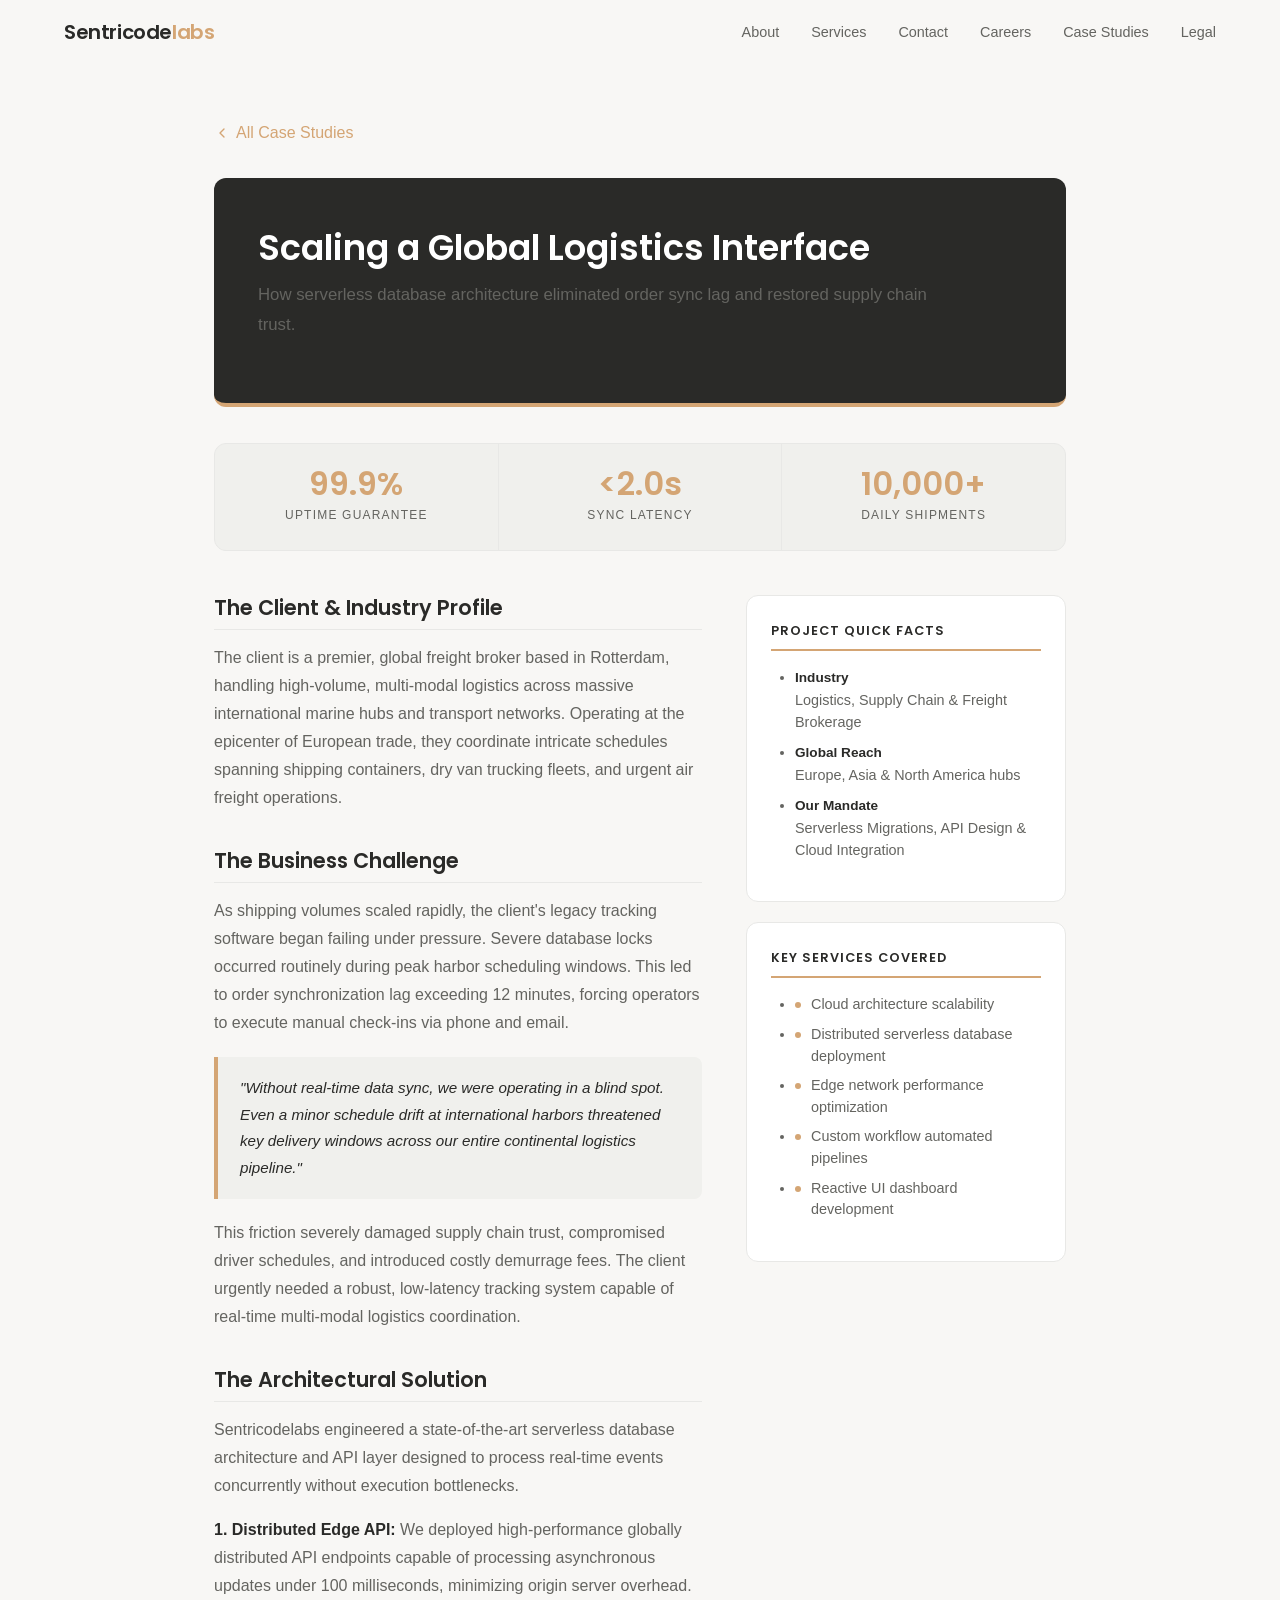
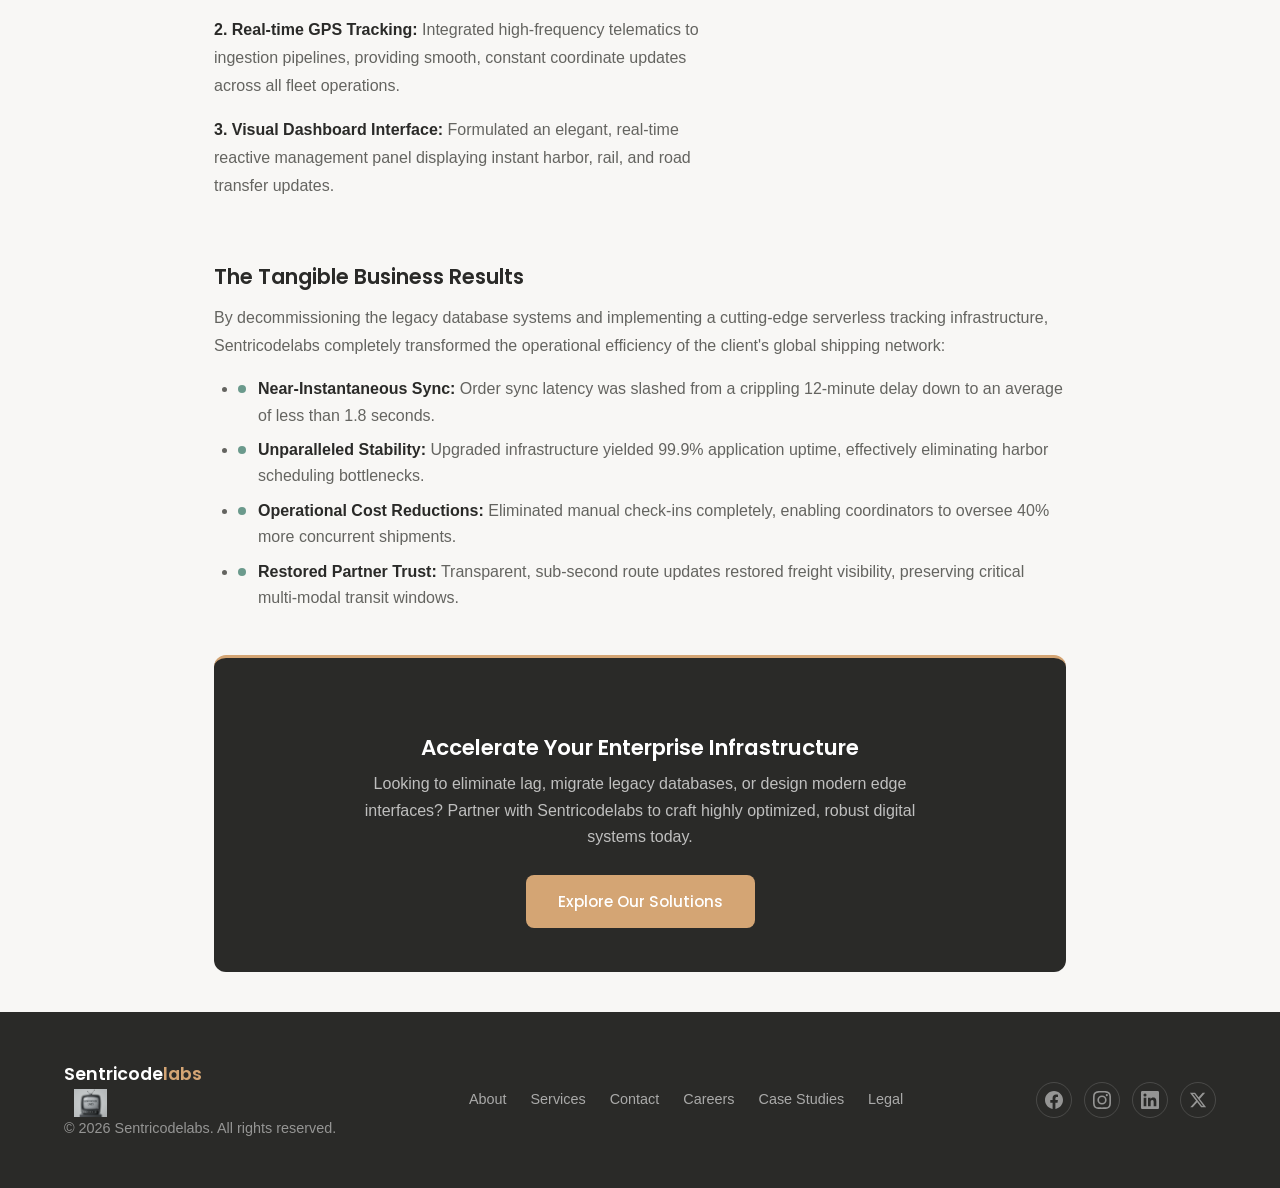
<file: case-study-casho.html>
<!DOCTYPE html>
<html lang="en">
<head>
  <meta charset="UTF-8">
  <meta name="viewport" content="width=device-width, initial-scale=1.0">
  <title>Case Study: Scaling a Global Logistics Interface | Sentricodelabs</title>
  <meta name="description" content="How Sentricodelabs eliminated order sync lag and restored supply chain trust with serverless database architecture for a global freight broker.">
  <link rel="preconnect" href="https://fonts.googleapis.com">
  <link rel="preconnect" href="https://fonts.gstatic.com" crossorigin>
  <link href="https://fonts.googleapis.com/css2?family=Poppins:wght@500;600;700&display=swap" rel="stylesheet">
  <link rel="stylesheet" href="css/style.css">
  <link rel="icon" type="image/png" href="images/sentricode%20logo.png">
</head>
<body>

  <header class="header scrolled" role="banner">
    <div class="header-inner">
      <a href="/" class="logo" aria-label="Sentricodelabs Home">Sentricode<span>labs</span></a>
      <nav class="nav" role="navigation" aria-label="Main navigation">
        <a href="/#about">About</a>
        <a href="/#services">Services</a>
        <a href="/#contact">Contact</a>
        <a href="careers.html">Careers</a>
        <a href="casestudies.html" class="active">Case Studies</a>
        <a href="privacy.html">Legal</a>
      </nav>
      <button class="nav-toggle" aria-label="Toggle menu" aria-expanded="false">
        <svg width="24" height="24" viewBox="0 0 24 24" fill="none" stroke="currentColor" stroke-width="2">
          <line x1="3" y1="6" x2="21" y2="6"/><line x1="3" y1="12" x2="21" y2="12"/><line x1="3" y1="18" x2="21" y2="18"/>
        </svg>
      </button>
    </div>
  </header>

  <main class="cs-detail">
    <div class="container page-content">
      <a href="casestudies.html" class="page-back">
        <svg width="16" height="16" viewBox="0 0 24 24" fill="none" stroke="currentColor" stroke-width="2" stroke-linecap="round" stroke-linejoin="round"><polyline points="15 18 9 12 15 6"/></svg>
        All Case Studies
      </a>

      <div class="cs-banner">
        <h1>Scaling a Global Logistics Interface</h1>
        <p class="cs-banner-sub">How serverless database architecture eliminated order sync lag and restored supply chain trust.</p>
      </div>

      <div class="cs-metrics">
        <div class="cs-metric">
          <div class="cs-metric-value">99.9%</div>
          <div class="cs-metric-label">Uptime Guarantee</div>
        </div>
        <div class="cs-metric">
          <div class="cs-metric-value">&lt;2.0s</div>
          <div class="cs-metric-label">Sync Latency</div>
        </div>
        <div class="cs-metric">
          <div class="cs-metric-value">10,000+</div>
          <div class="cs-metric-label">Daily Shipments</div>
        </div>
      </div>

      <div class="cs-layout">
        <div class="cs-main">
          <h2>The Client &amp; Industry Profile</h2>
          <p>The client is a premier, global freight broker based in Rotterdam, handling high-volume, multi-modal logistics across massive international marine hubs and transport networks. Operating at the epicenter of European trade, they coordinate intricate schedules spanning shipping containers, dry van trucking fleets, and urgent air freight operations.</p>

          <h2>The Business Challenge</h2>
          <p>As shipping volumes scaled rapidly, the client's legacy tracking software began failing under pressure. Severe database locks occurred routinely during peak harbor scheduling windows. This led to order synchronization lag exceeding 12 minutes, forcing operators to execute manual check-ins via phone and email.</p>

          <div class="cs-highlight">
            <p>"Without real-time data sync, we were operating in a blind spot. Even a minor schedule drift at international harbors threatened key delivery windows across our entire continental logistics pipeline."</p>
          </div>

          <p>This friction severely damaged supply chain trust, compromised driver schedules, and introduced costly demurrage fees. The client urgently needed a robust, low-latency tracking system capable of real-time multi-modal logistics coordination.</p>

          <h2>The Architectural Solution</h2>
          <p>Sentricodelabs engineered a state-of-the-art serverless database architecture and API layer designed to process real-time events concurrently without execution bottlenecks.</p>

          <p><strong>1. Distributed Edge API:</strong> We deployed high-performance globally distributed API endpoints capable of processing asynchronous updates under 100 milliseconds, minimizing origin server overhead.</p>

          <p><strong>2. Real-time GPS Tracking:</strong> Integrated high-frequency telematics to ingestion pipelines, providing smooth, constant coordinate updates across all fleet operations.</p>

          <p><strong>3. Visual Dashboard Interface:</strong> Formulated an elegant, real-time reactive management panel displaying instant harbor, rail, and road transfer updates.</p>
        </div>

        <aside>
          <div class="cs-sidebar-card">
            <div class="cs-sidebar-title">Project Quick Facts</div>
            <ul class="cs-facts-list">
              <li>
                <strong>Industry</strong>
                Logistics, Supply Chain &amp; Freight Brokerage
              </li>
              <li>
                <strong>Global Reach</strong>
                Europe, Asia &amp; North America hubs
              </li>
              <li>
                <strong>Our Mandate</strong>
                Serverless Migrations, API Design &amp; Cloud Integration
              </li>
            </ul>
          </div>

          <div class="cs-sidebar-card">
            <div class="cs-sidebar-title">Key Services Covered</div>
            <ul class="cs-services-list">
              <li>Cloud architecture scalability</li>
              <li>Distributed serverless database deployment</li>
              <li>Edge network performance optimization</li>
              <li>Custom workflow automated pipelines</li>
              <li>Reactive UI dashboard development</li>
            </ul>
          </div>
        </aside>
      </div>

      <div class="cs-results">
        <h2>The Tangible Business Results</h2>
        <p>By decommissioning the legacy database systems and implementing a cutting-edge serverless tracking infrastructure, Sentricodelabs completely transformed the operational efficiency of the client's global shipping network:</p>
        <ul class="cs-results-list">
          <li><strong>Near-Instantaneous Sync:</strong> Order sync latency was slashed from a crippling 12-minute delay down to an average of less than 1.8 seconds.</li>
          <li><strong>Unparalleled Stability:</strong> Upgraded infrastructure yielded 99.9% application uptime, effectively eliminating harbor scheduling bottlenecks.</li>
          <li><strong>Operational Cost Reductions:</strong> Eliminated manual check-ins completely, enabling coordinators to oversee 40% more concurrent shipments.</li>
          <li><strong>Restored Partner Trust:</strong> Transparent, sub-second route updates restored freight visibility, preserving critical multi-modal transit windows.</li>
        </ul>
      </div>

      <div class="cs-cta">
        <h3>Accelerate Your Enterprise Infrastructure</h3>
        <p>Looking to eliminate lag, migrate legacy databases, or design modern edge interfaces? Partner with Sentricodelabs to craft highly optimized, robust digital systems today.</p>
        <a href="/#contact" class="btn btn-primary">Explore Our Solutions</a>
      </div>
    </div>
  </main>

  <footer class="footer" role="contentinfo">
    <div class="container">
      <div class="footer-inner">
        <div>
          <div class="footer-logo">Sentricode<span>labs</span></div>
          <img src="images/sentricode%20logo.png" alt="" class="footer-logo-img" aria-hidden="true">
          <p>&copy; 2026 Sentricodelabs. All rights reserved.</p>
        </div>
        <div class="footer-links">
          <a href="/#about">About</a>
          <a href="/#services">Services</a>
          <a href="/#contact">Contact</a>
          <a href="careers.html">Careers</a>
          <a href="casestudies.html">Case Studies</a>
          <a href="privacy.html">Legal</a>
        </div>
        <div class="footer-social">
          <a href="https://www.facebook.com/profile.php?id=61592112773432" target="_blank" rel="noopener noreferrer" aria-label="Facebook">
            <svg width="18" height="18" viewBox="0 0 24 24" fill="currentColor"><path d="M24 12.073c0-6.627-5.373-12-12-12s-12 5.373-12 12c0 5.99 4.388 10.954 10.125 11.854v-8.385H7.078v-3.47h3.047V9.43c0-3.007 1.792-4.669 4.533-4.669 1.312 0 2.686.235 2.686.235v2.953H15.83c-1.491 0-1.956.925-1.956 1.874v2.25h3.328l-.532 3.47h-2.796v8.385C19.612 23.027 24 18.062 24 12.073z"/></svg>
          </a>
          <a href="https://www.instagram.com/sentricodelabs" target="_blank" rel="noopener noreferrer" aria-label="Instagram">
            <svg width="18" height="18" viewBox="0 0 24 24" fill="currentColor"><path d="M12 2.163c3.204 0 3.584.012 4.85.07 3.252.148 4.771 1.691 4.919 4.919.058 1.265.069 1.645.069 4.849 0 3.205-.012 3.584-.069 4.849-.149 3.225-1.664 4.771-4.919 4.919-1.266.058-1.644.07-4.85.07-3.204 0-3.584-.012-4.849-.07-3.26-.149-4.771-1.699-4.919-4.92-.058-1.265-.07-1.644-.07-4.849 0-3.204.013-3.583.07-4.849.149-3.227 1.664-4.771 4.919-4.919 1.266-.057 1.645-.069 4.849-.069zM12 0C8.741 0 8.333.014 7.053.072 2.695.272.273 2.69.073 7.052.014 8.333 0 8.741 0 12c0 3.259.014 3.668.072 4.948.2 4.358 2.618 6.78 6.98 6.98C8.333 23.986 8.741 24 12 24c3.259 0 3.668-.014 4.948-.072 4.354-.2 6.782-2.618 6.979-6.98.059-1.28.073-1.689.073-4.948 0-3.259-.014-3.667-.072-4.947-.196-4.354-2.617-6.78-6.979-6.98C15.668.014 15.259 0 12 0zm0 5.838a6.162 6.162 0 100 12.324 6.162 6.162 0 000-12.324zM12 16a4 4 0 110-8 4 4 0 010 8zm6.406-11.845a1.44 1.44 0 100 2.881 1.44 1.44 0 000-2.881z"/></svg>
          </a>
          <a href="https://www.linkedin.com/company/sentricodelabs" target="_blank" rel="noopener noreferrer" aria-label="LinkedIn">
            <svg width="18" height="18" viewBox="0 0 24 24" fill="currentColor"><path d="M20.447 20.452h-3.554v-5.569c0-1.328-.027-3.037-1.852-3.037-1.853 0-2.136 1.445-2.136 2.939v5.667H9.351V9h3.414v1.561h.046c.477-.9 1.637-1.85 3.37-1.85 3.601 0 4.267 2.37 4.267 5.455v6.286zM5.337 7.433a2.062 2.062 0 01-2.063-2.065 2.064 2.064 0 112.063 2.065zm1.782 13.019H3.555V9h3.564v11.452zM22.225 0H1.771C.792 0 0 .774 0 1.729v20.542C0 23.227.792 24 1.771 24h20.451C23.2 24 24 23.227 24 22.271V1.729C24 .774 23.2 0 22.222 0h.003z"/></svg>
          </a>
          <a href="https://x.com/sentricodelabs" target="_blank" rel="noopener noreferrer" aria-label="Twitter">
            <svg width="18" height="18" viewBox="0 0 24 24" fill="currentColor"><path d="M18.244 2.25h3.308l-7.227 8.26 8.502 11.24H16.17l-5.214-6.817L4.99 21.75H1.68l7.73-8.835L1.254 2.25H8.08l4.713 6.231zm-1.161 17.52h1.833L7.084 4.126H5.117z"/></svg>
          </a>
        </div>
      </div>
    </div>
  </footer>

  <script src="js/main.js"></script>
</body>
</html>
</file>
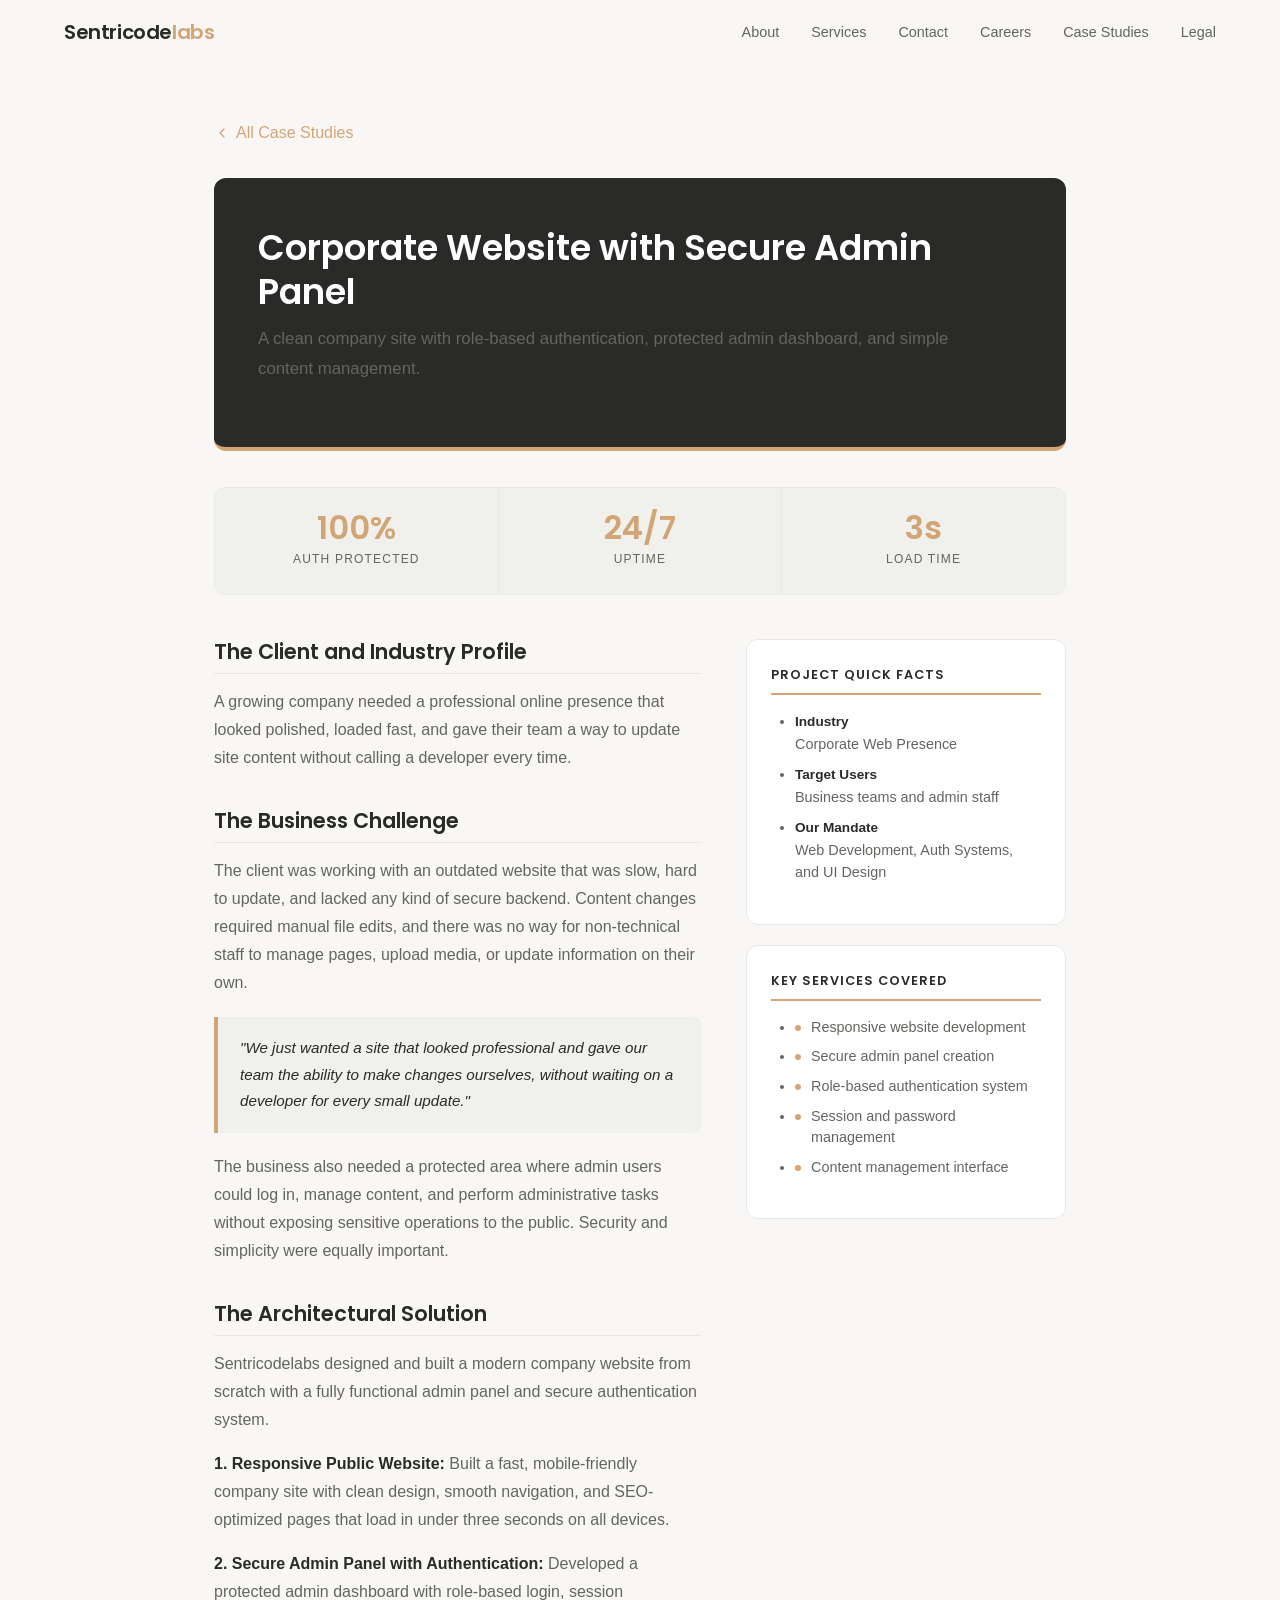
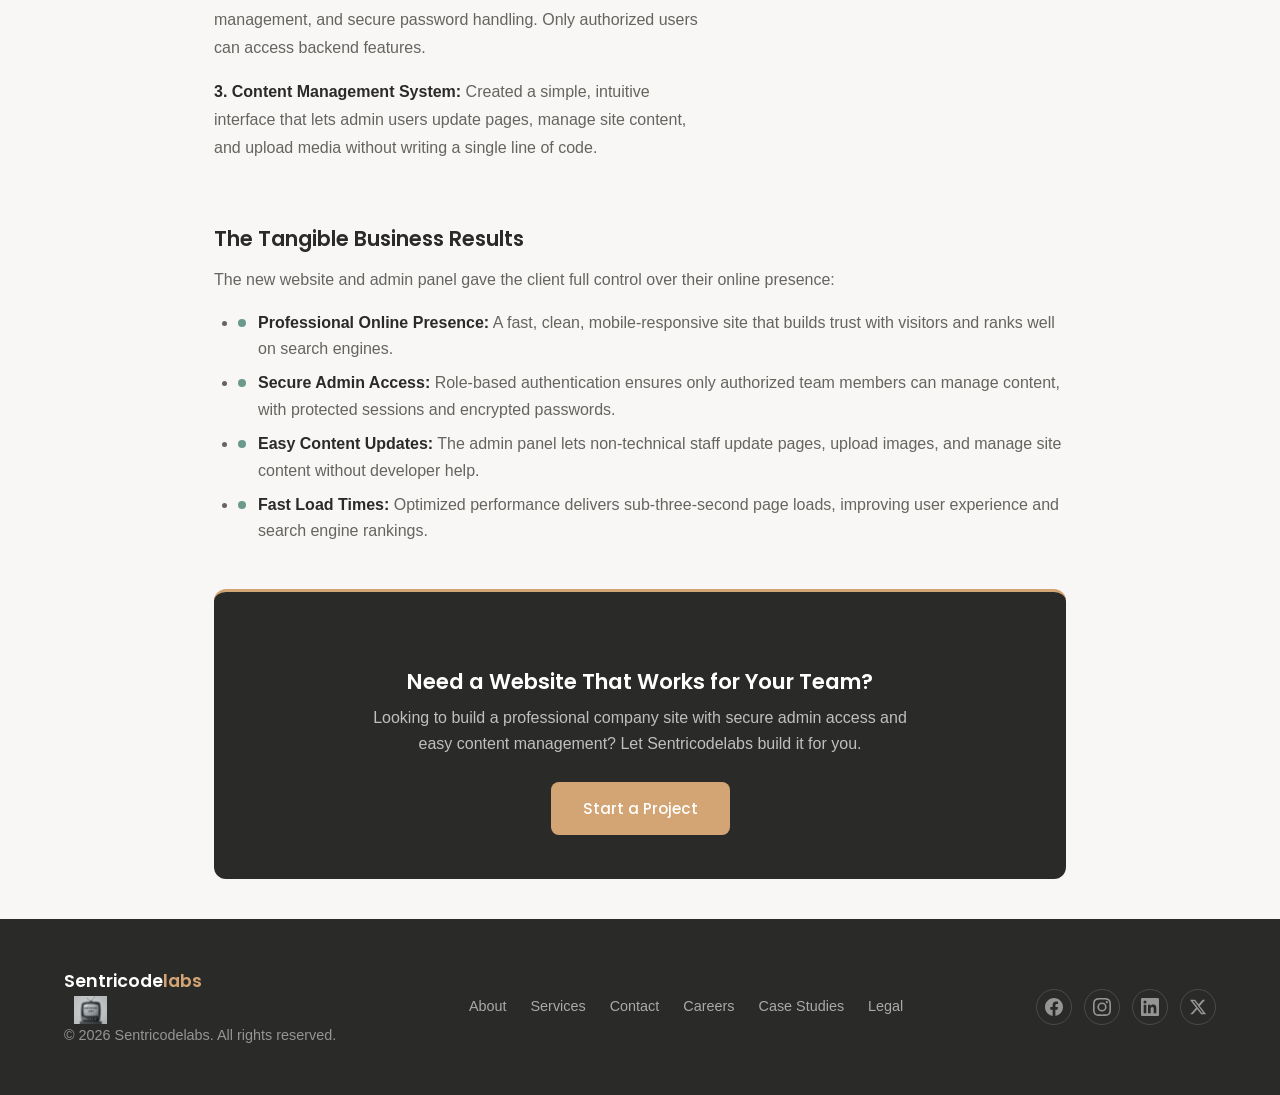
<file: case-study-truebooks.html>
<!DOCTYPE html>
<html lang="en">
<head>
  <meta charset="UTF-8">
  <meta name="viewport" content="width=device-width, initial-scale=1.0">
  <title>Case Study: Corporate Website with Secure Admin Panel | Sentricodelabs</title>
  <meta name="description" content="How Sentricodelabs built a clean company website with secure admin panel, role-based authentication, and easy content management for a growing business.">
  <link rel="preconnect" href="https://fonts.googleapis.com">
  <link rel="preconnect" href="https://fonts.gstatic.com" crossorigin>
  <link href="https://fonts.googleapis.com/css2?family=Poppins:wght@500;600;700&display=swap" rel="stylesheet">
  <link rel="stylesheet" href="css/style.css">
  <link rel="icon" type="image/png" href="images/sentricode%20logo.png">
</head>
<body>

  <header class="header scrolled" role="banner">
    <div class="header-inner">
      <a href="/" class="logo" aria-label="Sentricodelabs Home">Sentricode<span>labs</span></a>
      <nav class="nav" role="navigation" aria-label="Main navigation">
        <a href="/#about">About</a>
        <a href="/#services">Services</a>
        <a href="/#contact">Contact</a>
        <a href="careers.html">Careers</a>
        <a href="casestudies.html" class="active">Case Studies</a>
        <a href="privacy.html">Legal</a>
      </nav>
      <button class="nav-toggle" aria-label="Toggle menu" aria-expanded="false">
        <svg width="24" height="24" viewBox="0 0 24 24" fill="none" stroke="currentColor" stroke-width="2">
          <line x1="3" y1="6" x2="21" y2="6"/><line x1="3" y1="12" x2="21" y2="12"/><line x1="3" y1="18" x2="21" y2="18"/>
        </svg>
      </button>
    </div>
  </header>

  <main class="cs-detail">
    <div class="container page-content">
      <a href="casestudies.html" class="page-back">
        <svg width="16" height="16" viewBox="0 0 24 24" fill="none" stroke="currentColor" stroke-width="2" stroke-linecap="round" stroke-linejoin="round"><polyline points="15 18 9 12 15 6"/></svg>
        All Case Studies
      </a>

      <div class="cs-banner">
        <h1>Corporate Website with Secure Admin Panel</h1>
        <p class="cs-banner-sub">A clean company site with role-based authentication, protected admin dashboard, and simple content management.</p>
      </div>

      <div class="cs-metrics">
        <div class="cs-metric">
          <div class="cs-metric-value">100%</div>
          <div class="cs-metric-label">Auth Protected</div>
        </div>
        <div class="cs-metric">
          <div class="cs-metric-value">24/7</div>
          <div class="cs-metric-label">Uptime</div>
        </div>
        <div class="cs-metric">
          <div class="cs-metric-value">3s</div>
          <div class="cs-metric-label">Load Time</div>
        </div>
      </div>

      <div class="cs-layout">
        <div class="cs-main">
          <h2>The Client and Industry Profile</h2>
          <p>A growing company needed a professional online presence that looked polished, loaded fast, and gave their team a way to update site content without calling a developer every time.</p>

          <h2>The Business Challenge</h2>
          <p>The client was working with an outdated website that was slow, hard to update, and lacked any kind of secure backend. Content changes required manual file edits, and there was no way for non-technical staff to manage pages, upload media, or update information on their own.</p>

          <div class="cs-highlight">
            <p>"We just wanted a site that looked professional and gave our team the ability to make changes ourselves, without waiting on a developer for every small update."</p>
          </div>

          <p>The business also needed a protected area where admin users could log in, manage content, and perform administrative tasks without exposing sensitive operations to the public. Security and simplicity were equally important.</p>

          <h2>The Architectural Solution</h2>
          <p>Sentricodelabs designed and built a modern company website from scratch with a fully functional admin panel and secure authentication system.</p>

          <p><strong>1. Responsive Public Website:</strong> Built a fast, mobile-friendly company site with clean design, smooth navigation, and SEO-optimized pages that load in under three seconds on all devices.</p>

          <p><strong>2. Secure Admin Panel with Authentication:</strong> Developed a protected admin dashboard with role-based login, session management, and secure password handling. Only authorized users can access backend features.</p>

          <p><strong>3. Content Management System:</strong> Created a simple, intuitive interface that lets admin users update pages, manage site content, and upload media without writing a single line of code.</p>
        </div>

        <aside>
          <div class="cs-sidebar-card">
            <div class="cs-sidebar-title">Project Quick Facts</div>
            <ul class="cs-facts-list">
              <li>
                <strong>Industry</strong>
                Corporate Web Presence
              </li>
              <li>
                <strong>Target Users</strong>
                Business teams and admin staff
              </li>
              <li>
                <strong>Our Mandate</strong>
                Web Development, Auth Systems, and UI Design
              </li>
            </ul>
          </div>

          <div class="cs-sidebar-card">
            <div class="cs-sidebar-title">Key Services Covered</div>
            <ul class="cs-services-list">
              <li>Responsive website development</li>
              <li>Secure admin panel creation</li>
              <li>Role-based authentication system</li>
              <li>Session and password management</li>
              <li>Content management interface</li>
            </ul>
          </div>
        </aside>
      </div>

      <div class="cs-results">
        <h2>The Tangible Business Results</h2>
        <p>The new website and admin panel gave the client full control over their online presence:</p>
        <ul class="cs-results-list">
          <li><strong>Professional Online Presence:</strong> A fast, clean, mobile-responsive site that builds trust with visitors and ranks well on search engines.</li>
          <li><strong>Secure Admin Access:</strong> Role-based authentication ensures only authorized team members can manage content, with protected sessions and encrypted passwords.</li>
          <li><strong>Easy Content Updates:</strong> The admin panel lets non-technical staff update pages, upload images, and manage site content without developer help.</li>
          <li><strong>Fast Load Times:</strong> Optimized performance delivers sub-three-second page loads, improving user experience and search engine rankings.</li>
        </ul>
      </div>

      <div class="cs-cta">
        <h3>Need a Website That Works for Your Team?</h3>
        <p>Looking to build a professional company site with secure admin access and easy content management? Let Sentricodelabs build it for you.</p>
        <a href="/#contact" class="btn btn-primary">Start a Project</a>
      </div>
    </div>
  </main>

  <footer class="footer" role="contentinfo">
    <div class="container">
      <div class="footer-inner">
        <div>
          <div class="footer-logo">Sentricode<span>labs</span></div>
          <img src="images/sentricode%20logo.png" alt="" class="footer-logo-img" aria-hidden="true">
          <p>&copy; 2026 Sentricodelabs. All rights reserved.</p>
        </div>
        <div class="footer-links">
          <a href="/#about">About</a>
          <a href="/#services">Services</a>
          <a href="/#contact">Contact</a>
          <a href="careers.html">Careers</a>
          <a href="casestudies.html">Case Studies</a>
          <a href="privacy.html">Legal</a>
        </div>
        <div class="footer-social">
          <a href="https://www.facebook.com/profile.php?id=61592112773432" target="_blank" rel="noopener noreferrer" aria-label="Facebook">
            <svg width="18" height="18" viewBox="0 0 24 24" fill="currentColor"><path d="M24 12.073c0-6.627-5.373-12-12-12s-12 5.373-12 12c0 5.99 4.388 10.954 10.125 11.854v-8.385H7.078v-3.47h3.047V9.43c0-3.007 1.792-4.669 4.533-4.669 1.312 0 2.686.235 2.686.235v2.953H15.83c-1.491 0-1.956.925-1.956 1.874v2.25h3.328l-.532 3.47h-2.796v8.385C19.612 23.027 24 18.062 24 12.073z"/></svg>
          </a>
          <a href="https://www.instagram.com/sentricodelabs" target="_blank" rel="noopener noreferrer" aria-label="Instagram">
            <svg width="18" height="18" viewBox="0 0 24 24" fill="currentColor"><path d="M12 2.163c3.204 0 3.584.012 4.85.07 3.252.148 4.771 1.691 4.919 4.919.058 1.265.069 1.645.069 4.849 0 3.205-.012 3.584-.069 4.849-.149 3.225-1.664 4.771-4.919 4.919-1.266.058-1.644.07-4.85.07-3.204 0-3.584-.012-4.849-.07-3.26-.149-4.771-1.699-4.919-4.92-.058-1.265-.07-1.644-.07-4.849 0-3.204.013-3.583.07-4.849.149-3.227 1.664-4.771 4.919-4.919 1.266-.057 1.645-.069 4.849-.069zM12 0C8.741 0 8.333.014 7.053.072 2.695.272.273 2.69.073 7.052.014 8.333 0 8.741 0 12c0 3.259.014 3.668.072 4.948.2 4.358 2.618 6.78 6.98 6.98C8.333 23.986 8.741 24 12 24c3.259 0 3.668-.014 4.948-.072 4.354-.2 6.782-2.618 6.979-6.98.059-1.28.073-1.689.073-4.948 0-3.259-.014-3.667-.072-4.947-.196-4.354-2.617-6.78-6.979-6.98C15.668.014 15.259 0 12 0zm0 5.838a6.162 6.162 0 100 12.324 6.162 6.162 0 000-12.324zM12 16a4 4 0 110-8 4 4 0 010 8zm6.406-11.845a1.44 1.44 0 100 2.881 1.44 1.44 0 000-2.881z"/></svg>
          </a>
          <a href="https://www.linkedin.com/company/sentricodelabs" target="_blank" rel="noopener noreferrer" aria-label="LinkedIn">
            <svg width="18" height="18" viewBox="0 0 24 24" fill="currentColor"><path d="M20.447 20.452h-3.554v-5.569c0-1.328-.027-3.037-1.852-3.037-1.853 0-2.136 1.445-2.136 2.939v5.667H9.351V9h3.414v1.561h.046c.477-.9 1.637-1.85 3.37-1.85 3.601 0 4.267 2.37 4.267 5.455v6.286zM5.337 7.433a2.062 2.062 0 01-2.063-2.065 2.064 2.064 0 112.063 2.065zm1.782 13.019H3.555V9h3.564v11.452zM22.225 0H1.771C.792 0 0 .774 0 1.729v20.542C0 23.227.792 24 1.771 24h20.451C23.2 24 24 23.227 24 22.271V1.729C24 .774 23.2 0 22.222 0h.003z"/></svg>
          </a>
          <a href="https://x.com/sentricodelabs" target="_blank" rel="noopener noreferrer" aria-label="Twitter">
            <svg width="18" height="18" viewBox="0 0 24 24" fill="currentColor"><path d="M18.244 2.25h3.308l-7.227 8.26 8.502 11.24H16.17l-5.214-6.817L4.99 21.75H1.68l7.73-8.835L1.254 2.25H8.08l4.713 6.231zm-1.161 17.52h1.833L7.084 4.126H5.117z"/></svg>
          </a>
        </div>
      </div>
    </div>
  </footer>

  <script src="js/main.js"></script>
</body>
</html>
</file>
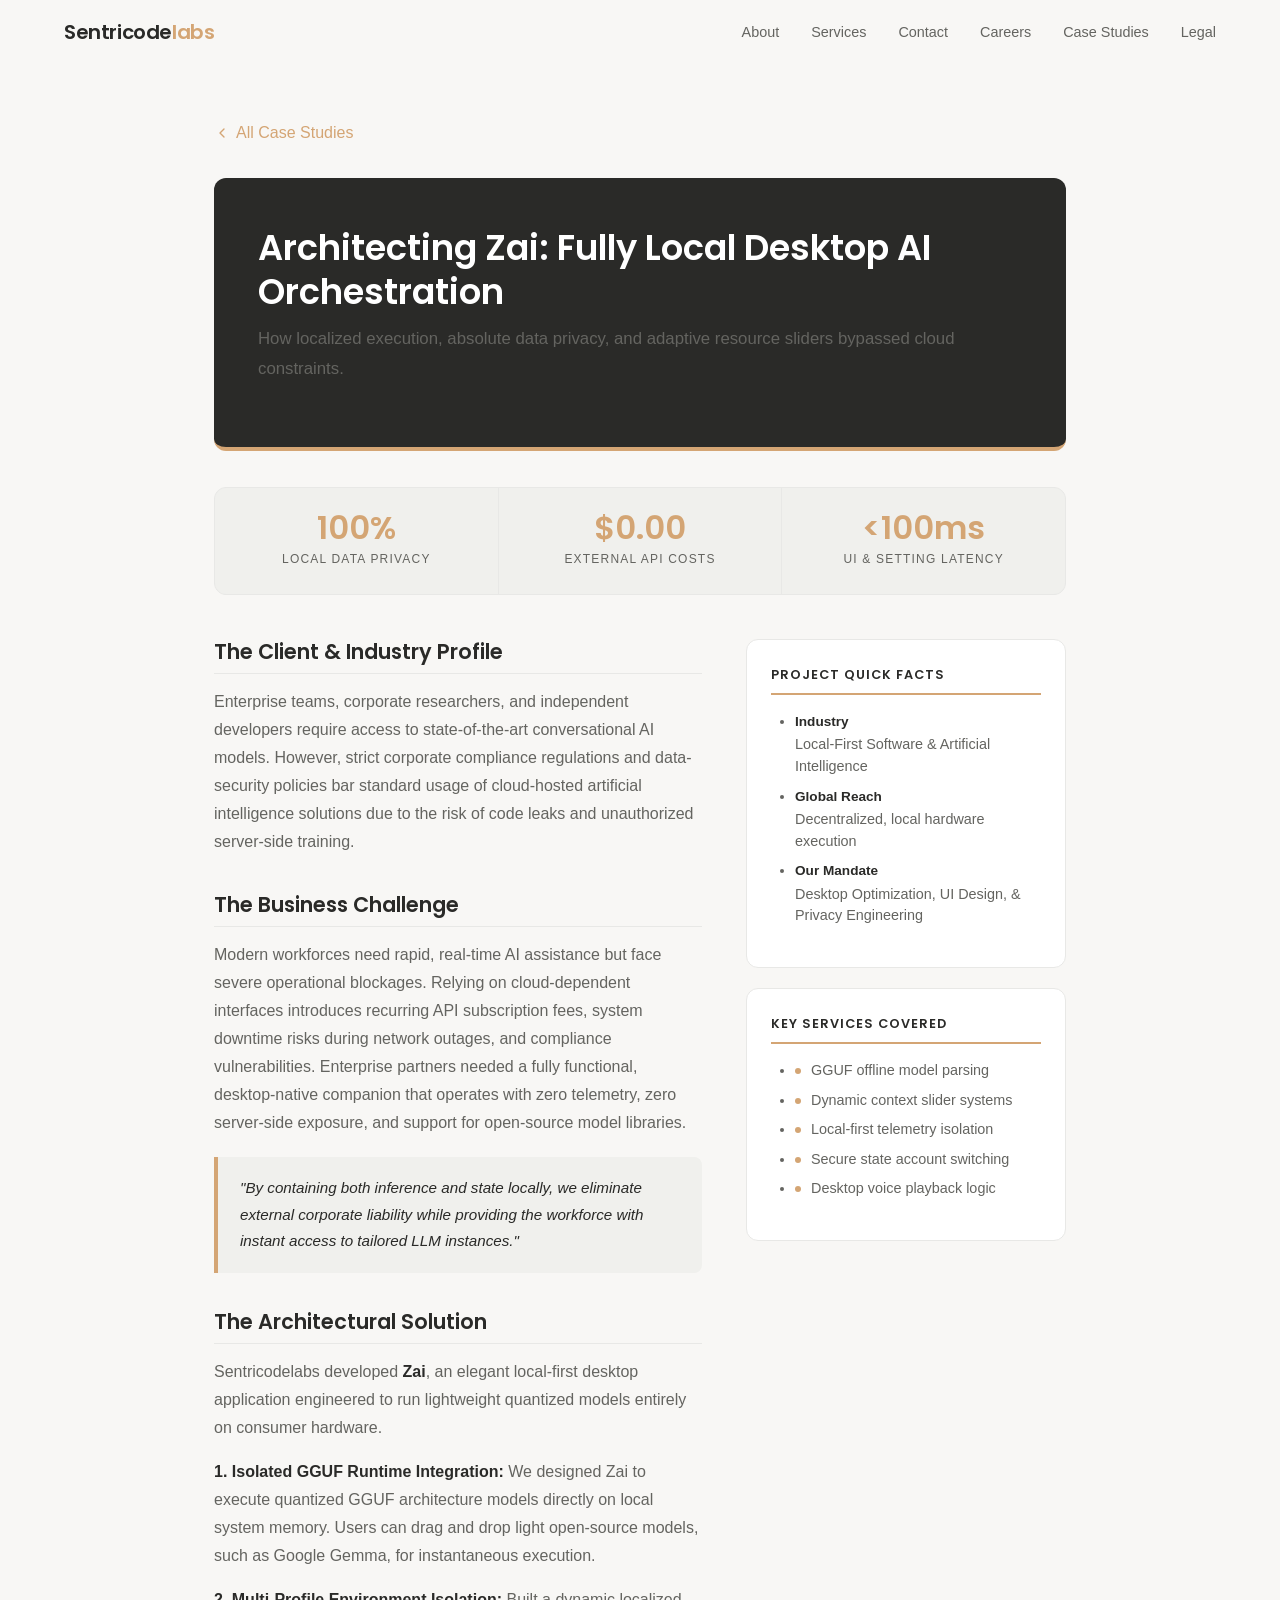
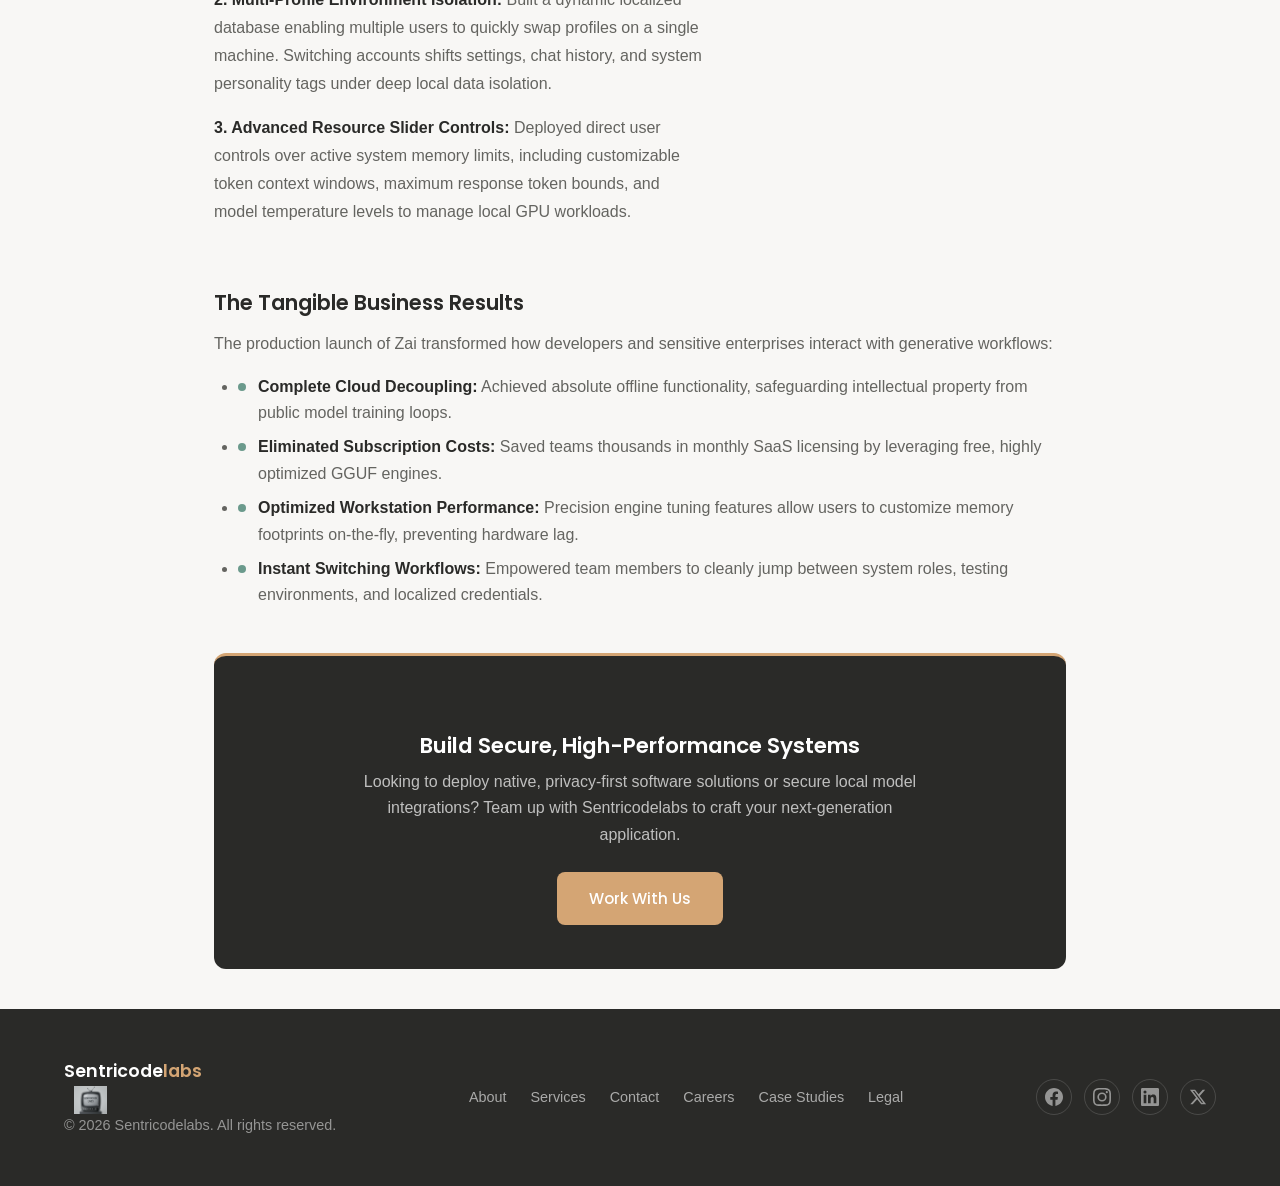
<file: case-study-zai.html>
<!DOCTYPE html>
<html lang="en">
<head>
  <meta charset="UTF-8">
  <meta name="viewport" content="width=device-width, initial-scale=1.0">
  <title>Case Study: Architecting Zai, Local Desktop AI | Sentricodelabs</title>
  <meta name="description" content="How Sentricodelabs built Zai, a fully local desktop AI orchestration app with zero cloud dependency and absolute data privacy.">
  <link rel="preconnect" href="https://fonts.googleapis.com">
  <link rel="preconnect" href="https://fonts.gstatic.com" crossorigin>
  <link href="https://fonts.googleapis.com/css2?family=Poppins:wght@500;600;700&display=swap" rel="stylesheet">
  <link rel="stylesheet" href="css/style.css">
  <link rel="icon" type="image/png" href="images/sentricode%20logo.png">
</head>
<body>

  <header class="header scrolled" role="banner">
    <div class="header-inner">
      <a href="/" class="logo" aria-label="Sentricodelabs Home">Sentricode<span>labs</span></a>
      <nav class="nav" role="navigation" aria-label="Main navigation">
        <a href="/#about">About</a>
        <a href="/#services">Services</a>
        <a href="/#contact">Contact</a>
        <a href="careers.html">Careers</a>
        <a href="casestudies.html" class="active">Case Studies</a>
        <a href="privacy.html">Legal</a>
      </nav>
      <button class="nav-toggle" aria-label="Toggle menu" aria-expanded="false">
        <svg width="24" height="24" viewBox="0 0 24 24" fill="none" stroke="currentColor" stroke-width="2">
          <line x1="3" y1="6" x2="21" y2="6"/><line x1="3" y1="12" x2="21" y2="12"/><line x1="3" y1="18" x2="21" y2="18"/>
        </svg>
      </button>
    </div>
  </header>

  <main class="cs-detail">
    <div class="container page-content">
      <a href="casestudies.html" class="page-back">
        <svg width="16" height="16" viewBox="0 0 24 24" fill="none" stroke="currentColor" stroke-width="2" stroke-linecap="round" stroke-linejoin="round"><polyline points="15 18 9 12 15 6"/></svg>
        All Case Studies
      </a>

      <div class="cs-banner">
        <h1>Architecting Zai: Fully Local Desktop AI Orchestration</h1>
        <p class="cs-banner-sub">How localized execution, absolute data privacy, and adaptive resource sliders bypassed cloud constraints.</p>
      </div>

      <div class="cs-metrics">
        <div class="cs-metric">
          <div class="cs-metric-value">100%</div>
          <div class="cs-metric-label">Local Data Privacy</div>
        </div>
        <div class="cs-metric">
          <div class="cs-metric-value">$0.00</div>
          <div class="cs-metric-label">External API Costs</div>
        </div>
        <div class="cs-metric">
          <div class="cs-metric-value">&lt;100ms</div>
          <div class="cs-metric-label">UI &amp; Setting Latency</div>
        </div>
      </div>

      <div class="cs-layout">
        <div class="cs-main">
          <h2>The Client &amp; Industry Profile</h2>
          <p>Enterprise teams, corporate researchers, and independent developers require access to state-of-the-art conversational AI models. However, strict corporate compliance regulations and data-security policies bar standard usage of cloud-hosted artificial intelligence solutions due to the risk of code leaks and unauthorized server-side training.</p>

          <h2>The Business Challenge</h2>
          <p>Modern workforces need rapid, real-time AI assistance but face severe operational blockages. Relying on cloud-dependent interfaces introduces recurring API subscription fees, system downtime risks during network outages, and compliance vulnerabilities. Enterprise partners needed a fully functional, desktop-native companion that operates with zero telemetry, zero server-side exposure, and support for open-source model libraries.</p>

          <div class="cs-highlight">
            <p>"By containing both inference and state locally, we eliminate external corporate liability while providing the workforce with instant access to tailored LLM instances."</p>
          </div>

          <h2>The Architectural Solution</h2>
          <p>Sentricodelabs developed <strong>Zai</strong>, an elegant local-first desktop application engineered to run lightweight quantized models entirely on consumer hardware.</p>

          <p><strong>1. Isolated GGUF Runtime Integration:</strong> We designed Zai to execute quantized GGUF architecture models directly on local system memory. Users can drag and drop light open-source models, such as Google Gemma, for instantaneous execution.</p>

          <p><strong>2. Multi-Profile Environment Isolation:</strong> Built a dynamic localized database enabling multiple users to quickly swap profiles on a single machine. Switching accounts shifts settings, chat history, and system personality tags under deep local data isolation.</p>

          <p><strong>3. Advanced Resource Slider Controls:</strong> Deployed direct user controls over active system memory limits, including customizable token context windows, maximum response token bounds, and model temperature levels to manage local GPU workloads.</p>
        </div>

        <aside>
          <div class="cs-sidebar-card">
            <div class="cs-sidebar-title">Project Quick Facts</div>
            <ul class="cs-facts-list">
              <li>
                <strong>Industry</strong>
                Local-First Software &amp; Artificial Intelligence
              </li>
              <li>
                <strong>Global Reach</strong>
                Decentralized, local hardware execution
              </li>
              <li>
                <strong>Our Mandate</strong>
                Desktop Optimization, UI Design, &amp; Privacy Engineering
              </li>
            </ul>
          </div>

          <div class="cs-sidebar-card">
            <div class="cs-sidebar-title">Key Services Covered</div>
            <ul class="cs-services-list">
              <li>GGUF offline model parsing</li>
              <li>Dynamic context slider systems</li>
              <li>Local-first telemetry isolation</li>
              <li>Secure state account switching</li>
              <li>Desktop voice playback logic</li>
            </ul>
          </div>
        </aside>
      </div>

      <div class="cs-results">
        <h2>The Tangible Business Results</h2>
        <p>The production launch of Zai transformed how developers and sensitive enterprises interact with generative workflows:</p>
        <ul class="cs-results-list">
          <li><strong>Complete Cloud Decoupling:</strong> Achieved absolute offline functionality, safeguarding intellectual property from public model training loops.</li>
          <li><strong>Eliminated Subscription Costs:</strong> Saved teams thousands in monthly SaaS licensing by leveraging free, highly optimized GGUF engines.</li>
          <li><strong>Optimized Workstation Performance:</strong> Precision engine tuning features allow users to customize memory footprints on-the-fly, preventing hardware lag.</li>
          <li><strong>Instant Switching Workflows:</strong> Empowered team members to cleanly jump between system roles, testing environments, and localized credentials.</li>
        </ul>
      </div>

      <div class="cs-cta">
        <h3>Build Secure, High-Performance Systems</h3>
        <p>Looking to deploy native, privacy-first software solutions or secure local model integrations? Team up with Sentricodelabs to craft your next-generation application.</p>
        <a href="/#contact" class="btn btn-primary">Work With Us</a>
      </div>
    </div>
  </main>

  <footer class="footer" role="contentinfo">
    <div class="container">
      <div class="footer-inner">
        <div>
          <div class="footer-logo">Sentricode<span>labs</span></div>
          <img src="images/sentricode%20logo.png" alt="" class="footer-logo-img" aria-hidden="true">
          <p>&copy; 2026 Sentricodelabs. All rights reserved.</p>
        </div>
        <div class="footer-links">
          <a href="/#about">About</a>
          <a href="/#services">Services</a>
          <a href="/#contact">Contact</a>
          <a href="careers.html">Careers</a>
          <a href="casestudies.html">Case Studies</a>
          <a href="privacy.html">Legal</a>
        </div>
        <div class="footer-social">
          <a href="https://www.facebook.com/profile.php?id=61592112773432" target="_blank" rel="noopener noreferrer" aria-label="Facebook">
            <svg width="18" height="18" viewBox="0 0 24 24" fill="currentColor"><path d="M24 12.073c0-6.627-5.373-12-12-12s-12 5.373-12 12c0 5.99 4.388 10.954 10.125 11.854v-8.385H7.078v-3.47h3.047V9.43c0-3.007 1.792-4.669 4.533-4.669 1.312 0 2.686.235 2.686.235v2.953H15.83c-1.491 0-1.956.925-1.956 1.874v2.25h3.328l-.532 3.47h-2.796v8.385C19.612 23.027 24 18.062 24 12.073z"/></svg>
          </a>
          <a href="https://www.instagram.com/sentricodelabs" target="_blank" rel="noopener noreferrer" aria-label="Instagram">
            <svg width="18" height="18" viewBox="0 0 24 24" fill="currentColor"><path d="M12 2.163c3.204 0 3.584.012 4.85.07 3.252.148 4.771 1.691 4.919 4.919.058 1.265.069 1.645.069 4.849 0 3.205-.012 3.584-.069 4.849-.149 3.225-1.664 4.771-4.919 4.919-1.266.058-1.644.07-4.85.07-3.204 0-3.584-.012-4.849-.07-3.26-.149-4.771-1.699-4.919-4.92-.058-1.265-.07-1.644-.07-4.849 0-3.204.013-3.583.07-4.849.149-3.227 1.664-4.771 4.919-4.919 1.266-.057 1.645-.069 4.849-.069zM12 0C8.741 0 8.333.014 7.053.072 2.695.272.273 2.69.073 7.052.014 8.333 0 8.741 0 12c0 3.259.014 3.668.072 4.948.2 4.358 2.618 6.78 6.98 6.98C8.333 23.986 8.741 24 12 24c3.259 0 3.668-.014 4.948-.072 4.354-.2 6.782-2.618 6.979-6.98.059-1.28.073-1.689.073-4.948 0-3.259-.014-3.667-.072-4.947-.196-4.354-2.617-6.78-6.979-6.98C15.668.014 15.259 0 12 0zm0 5.838a6.162 6.162 0 100 12.324 6.162 6.162 0 000-12.324zM12 16a4 4 0 110-8 4 4 0 010 8zm6.406-11.845a1.44 1.44 0 100 2.881 1.44 1.44 0 000-2.881z"/></svg>
          </a>
          <a href="https://www.linkedin.com/company/sentricodelabs" target="_blank" rel="noopener noreferrer" aria-label="LinkedIn">
            <svg width="18" height="18" viewBox="0 0 24 24" fill="currentColor"><path d="M20.447 20.452h-3.554v-5.569c0-1.328-.027-3.037-1.852-3.037-1.853 0-2.136 1.445-2.136 2.939v5.667H9.351V9h3.414v1.561h.046c.477-.9 1.637-1.85 3.37-1.85 3.601 0 4.267 2.37 4.267 5.455v6.286zM5.337 7.433a2.062 2.062 0 01-2.063-2.065 2.064 2.064 0 112.063 2.065zm1.782 13.019H3.555V9h3.564v11.452zM22.225 0H1.771C.792 0 0 .774 0 1.729v20.542C0 23.227.792 24 1.771 24h20.451C23.2 24 24 23.227 24 22.271V1.729C24 .774 23.2 0 22.222 0h.003z"/></svg>
          </a>
          <a href="https://x.com/sentricodelabs" target="_blank" rel="noopener noreferrer" aria-label="Twitter">
            <svg width="18" height="18" viewBox="0 0 24 24" fill="currentColor"><path d="M18.244 2.25h3.308l-7.227 8.26 8.502 11.24H16.17l-5.214-6.817L4.99 21.75H1.68l7.73-8.835L1.254 2.25H8.08l4.713 6.231zm-1.161 17.52h1.833L7.084 4.126H5.117z"/></svg>
          </a>
        </div>
      </div>
    </div>
  </footer>

  <script src="js/main.js"></script>
</body>
</html>
</file>
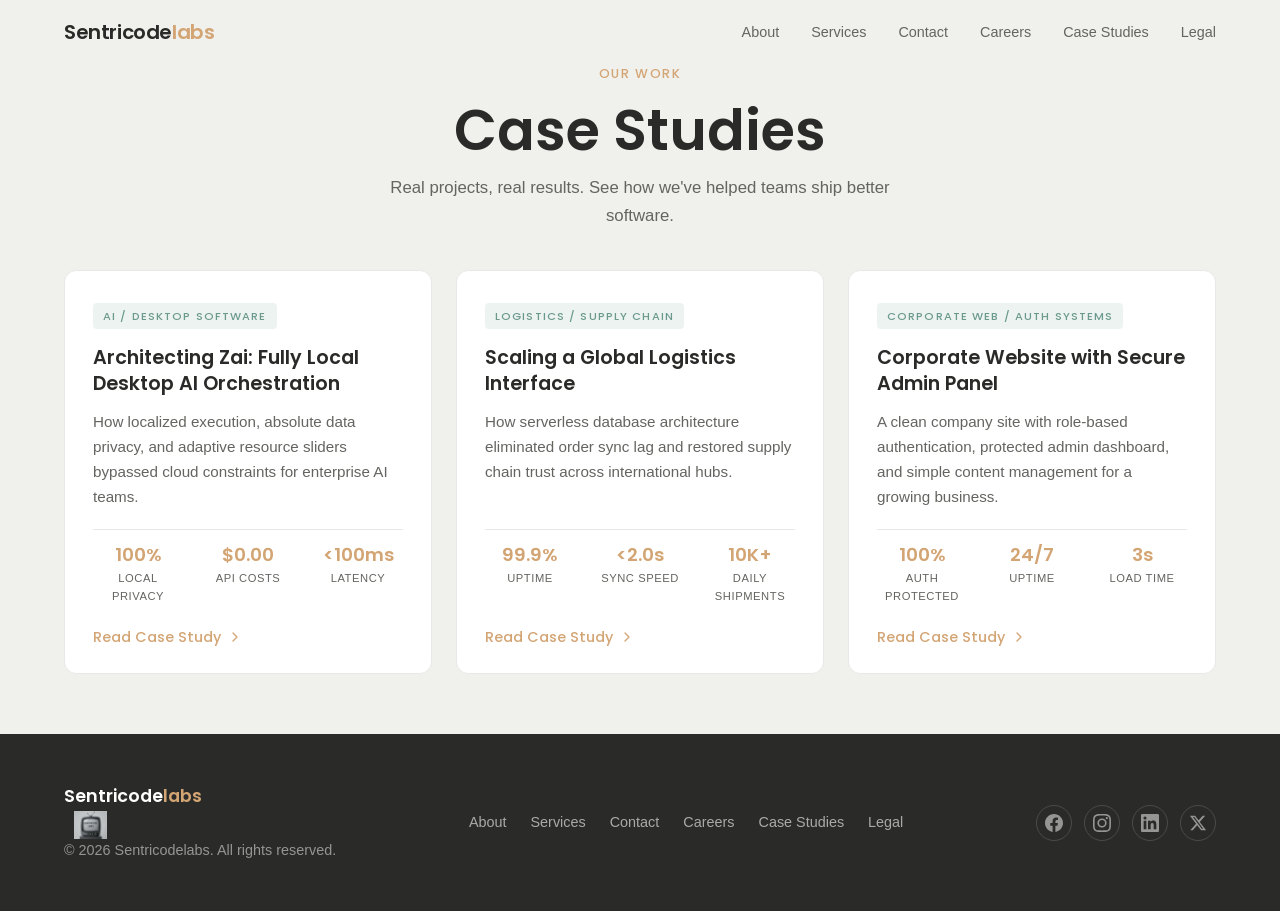
<file: casestudies.html>
<!DOCTYPE html>
<html lang="en">
<head>
  <meta charset="UTF-8">
  <meta name="viewport" content="width=device-width, initial-scale=1.0">
  <title>Case Studies | Sentricodelabs</title>
  <meta name="description" content="Explore how Sentricodelabs delivers real results, from AI desktop apps to logistics platforms and secure corporate websites.">
  <link rel="preconnect" href="https://fonts.googleapis.com">
  <link rel="preconnect" href="https://fonts.gstatic.com" crossorigin>
  <link href="https://fonts.googleapis.com/css2?family=Poppins:wght@500;600;700&display=swap" rel="stylesheet">
  <link rel="stylesheet" href="css/style.css">
  <link rel="icon" type="image/png" href="images/sentricode%20logo.png">
</head>
<body>

  <header class="header scrolled" role="banner">
    <div class="header-inner">
      <a href="/" class="logo" aria-label="Sentricodelabs Home">Sentricode<span>labs</span></a>
      <nav class="nav" role="navigation" aria-label="Main navigation">
        <a href="/#about">About</a>
        <a href="/#services">Services</a>
        <a href="/#contact">Contact</a>
        <a href="careers.html">Careers</a>
        <a href="casestudies.html" class="active">Case Studies</a>
        <a href="privacy.html">Legal</a>
      </nav>
      <button class="nav-toggle" aria-label="Toggle menu" aria-expanded="false">
        <svg width="24" height="24" viewBox="0 0 24 24" fill="none" stroke="currentColor" stroke-width="2">
          <line x1="3" y1="6" x2="21" y2="6"/><line x1="3" y1="12" x2="21" y2="12"/><line x1="3" y1="18" x2="21" y2="18"/>
        </svg>
      </button>
    </div>
  </header>

  <section class="cs-listing-page">
    <div class="container">
      <div class="cs-listing-header">
        <span class="section-label">Our Work</span>
        <h1>Case Studies</h1>
        <p>Real projects, real results. See how we've helped teams ship better software.</p>
      </div>

      <div class="cs-grid">

        <!-- Zai -->
        <article class="cs-card reveal">
          <div class="cs-card-body">
            <span class="cs-card-tag">AI / Desktop Software</span>
            <h3>Architecting Zai: Fully Local Desktop AI Orchestration</h3>
            <p class="cs-card-desc">How localized execution, absolute data privacy, and adaptive resource sliders bypassed cloud constraints for enterprise AI teams.</p>
            <div class="cs-card-metrics">
              <div class="cs-card-metric">
                <div class="cs-card-metric-val">100%</div>
                <div class="cs-card-metric-label">Local Privacy</div>
              </div>
              <div class="cs-card-metric">
                <div class="cs-card-metric-val">$0.00</div>
                <div class="cs-card-metric-label">API Costs</div>
              </div>
              <div class="cs-card-metric">
                <div class="cs-card-metric-val">&lt;100ms</div>
                <div class="cs-card-metric-label">Latency</div>
              </div>
            </div>
            <a href="case-study-zai.html" class="cs-card-link">
              Read Case Study
              <svg width="16" height="16" viewBox="0 0 24 24" fill="none" stroke="currentColor" stroke-width="2" stroke-linecap="round" stroke-linejoin="round"><polyline points="9 18 15 12 9 6"/></svg>
            </a>
          </div>
        </article>

        <!-- Casho -->
        <article class="cs-card reveal reveal-delay-1">
          <div class="cs-card-body">
            <span class="cs-card-tag">Logistics / Supply Chain</span>
            <h3>Scaling a Global Logistics Interface</h3>
            <p class="cs-card-desc">How serverless database architecture eliminated order sync lag and restored supply chain trust across international hubs.</p>
            <div class="cs-card-metrics">
              <div class="cs-card-metric">
                <div class="cs-card-metric-val">99.9%</div>
                <div class="cs-card-metric-label">Uptime</div>
              </div>
              <div class="cs-card-metric">
                <div class="cs-card-metric-val">&lt;2.0s</div>
                <div class="cs-card-metric-label">Sync Speed</div>
              </div>
              <div class="cs-card-metric">
                <div class="cs-card-metric-val">10K+</div>
                <div class="cs-card-metric-label">Daily Shipments</div>
              </div>
            </div>
            <a href="case-study-casho.html" class="cs-card-link">
              Read Case Study
              <svg width="16" height="16" viewBox="0 0 24 24" fill="none" stroke="currentColor" stroke-width="2" stroke-linecap="round" stroke-linejoin="round"><polyline points="9 18 15 12 9 6"/></svg>
            </a>
          </div>
        </article>

        <!-- Corporate Website -->
        <article class="cs-card reveal reveal-delay-2">
          <div class="cs-card-body">
            <span class="cs-card-tag">Corporate Web / Auth Systems</span>
            <h3>Corporate Website with Secure Admin Panel</h3>
            <p class="cs-card-desc">A clean company site with role-based authentication, protected admin dashboard, and simple content management for a growing business.</p>
            <div class="cs-card-metrics">
              <div class="cs-card-metric">
                <div class="cs-card-metric-val">100%</div>
                <div class="cs-card-metric-label">Auth Protected</div>
              </div>
              <div class="cs-card-metric">
                <div class="cs-card-metric-val">24/7</div>
                <div class="cs-card-metric-label">Uptime</div>
              </div>
              <div class="cs-card-metric">
                <div class="cs-card-metric-val">3s</div>
                <div class="cs-card-metric-label">Load Time</div>
              </div>
            </div>
            <a href="case-study-truebooks.html" class="cs-card-link">
              Read Case Study
              <svg width="16" height="16" viewBox="0 0 24 24" fill="none" stroke="currentColor" stroke-width="2" stroke-linecap="round" stroke-linejoin="round"><polyline points="9 18 15 12 9 6"/></svg>
            </a>
          </div>
        </article>

      </div>
    </div>
  </section>

  <footer class="footer" role="contentinfo">
    <div class="container">
      <div class="footer-inner">
        <div>
          <div class="footer-logo">Sentricode<span>labs</span></div>
          <img src="images/sentricode%20logo.png" alt="" class="footer-logo-img" aria-hidden="true">
          <p>&copy; 2026 Sentricodelabs. All rights reserved.</p>
        </div>
        <div class="footer-links">
          <a href="/#about">About</a>
          <a href="/#services">Services</a>
          <a href="/#contact">Contact</a>
          <a href="careers.html">Careers</a>
          <a href="casestudies.html">Case Studies</a>
          <a href="privacy.html">Legal</a>
        </div>
        <div class="footer-social">
          <a href="https://www.facebook.com/profile.php?id=61592112773432" target="_blank" rel="noopener noreferrer" aria-label="Facebook">
            <svg width="18" height="18" viewBox="0 0 24 24" fill="currentColor"><path d="M24 12.073c0-6.627-5.373-12-12-12s-12 5.373-12 12c0 5.99 4.388 10.954 10.125 11.854v-8.385H7.078v-3.47h3.047V9.43c0-3.007 1.792-4.669 4.533-4.669 1.312 0 2.686.235 2.686.235v2.953H15.83c-1.491 0-1.956.925-1.956 1.874v2.25h3.328l-.532 3.47h-2.796v8.385C19.612 23.027 24 18.062 24 12.073z"/></svg>
          </a>
          <a href="https://www.instagram.com/sentricodelabs" target="_blank" rel="noopener noreferrer" aria-label="Instagram">
            <svg width="18" height="18" viewBox="0 0 24 24" fill="currentColor"><path d="M12 2.163c3.204 0 3.584.012 4.85.07 3.252.148 4.771 1.691 4.919 4.919.058 1.265.069 1.645.069 4.849 0 3.205-.012 3.584-.069 4.849-.149 3.225-1.664 4.771-4.919 4.919-1.266.058-1.644.07-4.85.07-3.204 0-3.584-.012-4.849-.07-3.26-.149-4.771-1.699-4.919-4.92-.058-1.265-.07-1.644-.07-4.849 0-3.204.013-3.583.07-4.849.149-3.227 1.664-4.771 4.919-4.919 1.266-.057 1.645-.069 4.849-.069zM12 0C8.741 0 8.333.014 7.053.072 2.695.272.273 2.69.073 7.052.014 8.333 0 8.741 0 12c0 3.259.014 3.668.072 4.948.2 4.358 2.618 6.78 6.98 6.98C8.333 23.986 8.741 24 12 24c3.259 0 3.668-.014 4.948-.072 4.354-.2 6.782-2.618 6.979-6.98.059-1.28.073-1.689.073-4.948 0-3.259-.014-3.667-.072-4.947-.196-4.354-2.617-6.78-6.979-6.98C15.668.014 15.259 0 12 0zm0 5.838a6.162 6.162 0 100 12.324 6.162 6.162 0 000-12.324zM12 16a4 4 0 110-8 4 4 0 010 8zm6.406-11.845a1.44 1.44 0 100 2.881 1.44 1.44 0 000-2.881z"/></svg>
          </a>
          <a href="https://www.linkedin.com/company/sentricodelabs" target="_blank" rel="noopener noreferrer" aria-label="LinkedIn">
            <svg width="18" height="18" viewBox="0 0 24 24" fill="currentColor"><path d="M20.447 20.452h-3.554v-5.569c0-1.328-.027-3.037-1.852-3.037-1.853 0-2.136 1.445-2.136 2.939v5.667H9.351V9h3.414v1.561h.046c.477-.9 1.637-1.85 3.37-1.85 3.601 0 4.267 2.37 4.267 5.455v6.286zM5.337 7.433a2.062 2.062 0 01-2.063-2.065 2.064 2.064 0 112.063 2.065zm1.782 13.019H3.555V9h3.564v11.452zM22.225 0H1.771C.792 0 0 .774 0 1.729v20.542C0 23.227.792 24 1.771 24h20.451C23.2 24 24 23.227 24 22.271V1.729C24 .774 23.2 0 22.222 0h.003z"/></svg>
          </a>
          <a href="https://x.com/sentricodelabs" target="_blank" rel="noopener noreferrer" aria-label="Twitter">
            <svg width="18" height="18" viewBox="0 0 24 24" fill="currentColor"><path d="M18.244 2.25h3.308l-7.227 8.26 8.502 11.24H16.17l-5.214-6.817L4.99 21.75H1.68l7.73-8.835L1.254 2.25H8.08l4.713 6.231zm-1.161 17.52h1.833L7.084 4.126H5.117z"/></svg>
          </a>
        </div>
      </div>
    </div>
  </footer>

  <script src="js/main.js"></script>
</body>
</html>
</file>
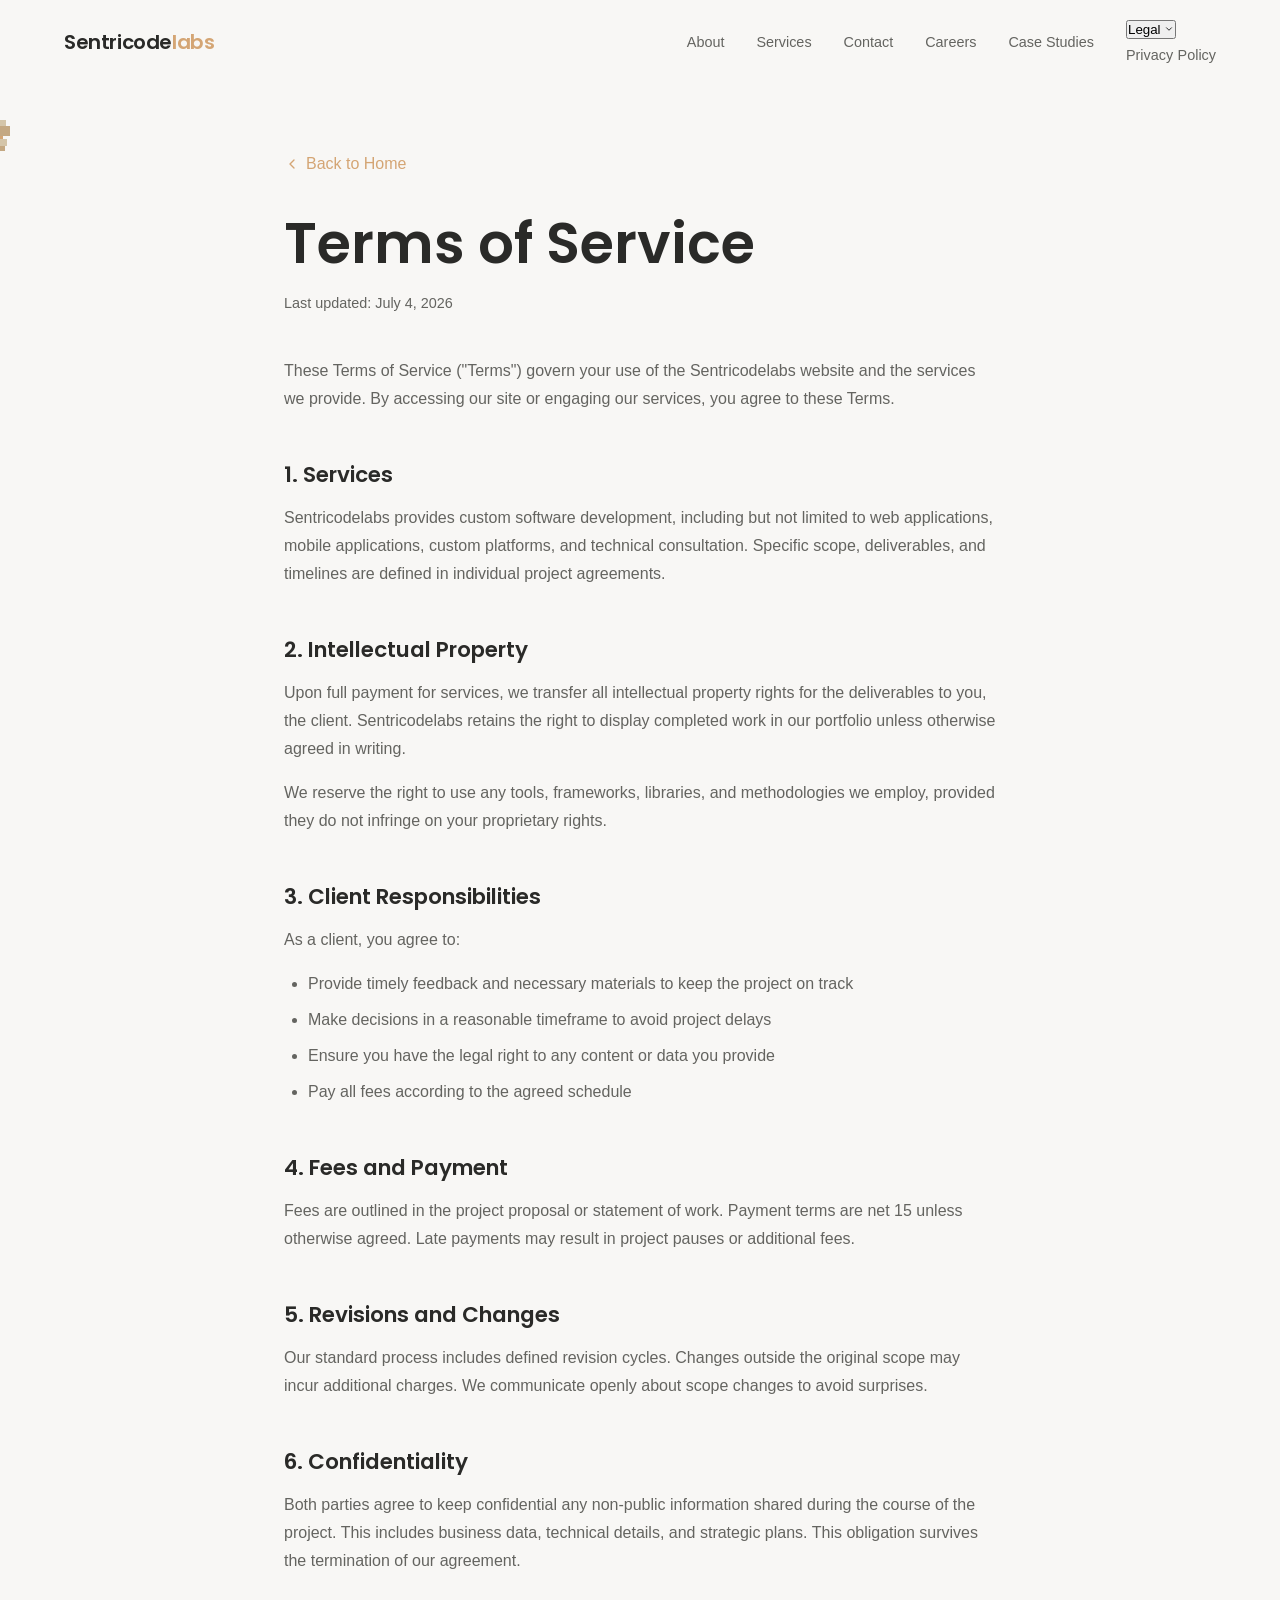
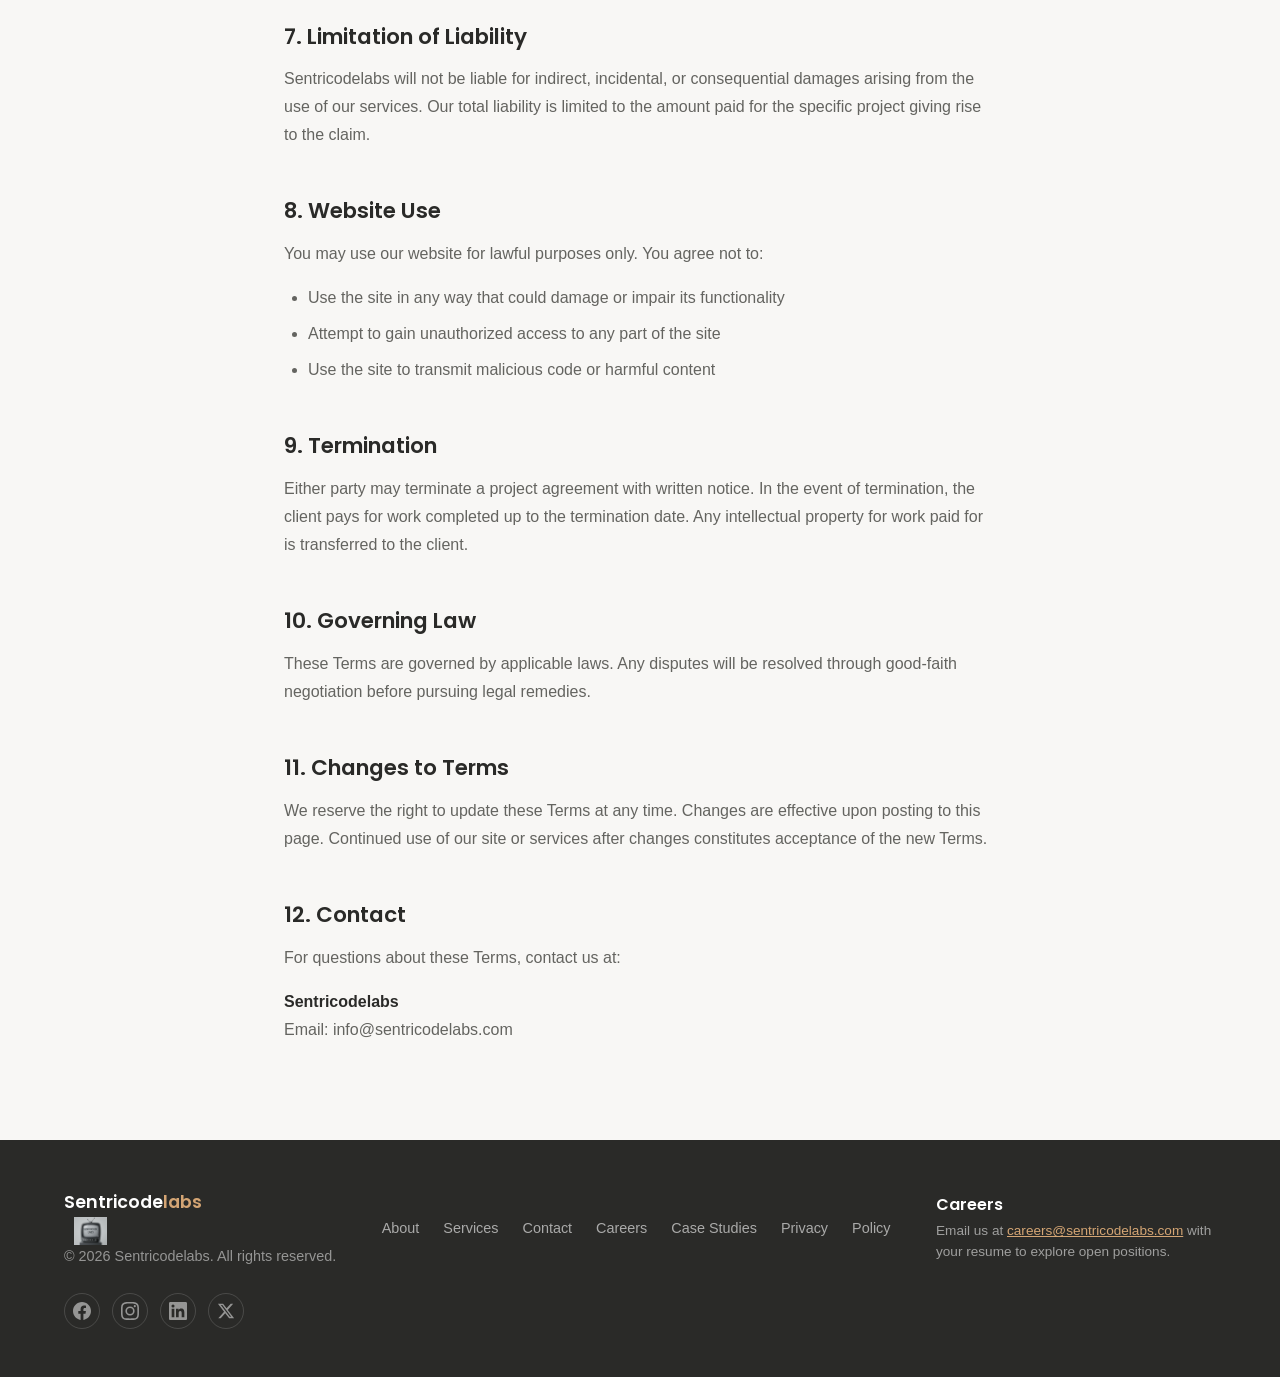
<file: policy.html>
<!DOCTYPE html>
<html lang="en">
<head>
  <meta charset="UTF-8">
  <meta name="viewport" content="width=device-width, initial-scale=1.0">
  <title>Terms of Service | Sentricodelabs</title>
  <meta name="description" content="Sentricodelabs Terms of Service – the terms governing the use of our website and services.">
  <link rel="preconnect" href="https://fonts.googleapis.com">
  <link rel="preconnect" href="https://fonts.gstatic.com" crossorigin>
  <link href="https://fonts.googleapis.com/css2?family=Poppins:wght@500;600;700&display=swap" rel="stylesheet">
  <link rel="stylesheet" href="css/style.css">
  <link rel="icon" type="image/png" href="images/sentricode%20logo.png">
</head>
<body>

  <header class="header scrolled" role="banner">
    <div class="header-inner">
      <a href="/" class="logo" aria-label="Sentricodelabs Home">Sentricode<span>labs</span></a>
      <nav class="nav" role="navigation" aria-label="Main navigation">
        <a href="/#about">About</a>
        <a href="/#services">Services</a>
        <a href="/#contact">Contact</a>
        <a href="careers.html">Careers</a>
        <a href="casestudies.html">Case Studies</a>
        <div class="nav-dropdown">
          <button class="nav-dropdown-toggle" aria-expanded="false">
            Legal
            <svg class="nav-dropdown-arrow" width="10" height="10" viewBox="0 0 24 24" fill="none" stroke="currentColor" stroke-width="2" stroke-linecap="round" stroke-linejoin="round"><polyline points="6 9 12 15 18 9"/></svg>
          </button>
          <div class="nav-dropdown-menu">
            <a href="privacy.html">Privacy</a>
            <a href="policy.html" class="active">Policy</a>
          </div>
        </div>
      </nav>
      <button class="nav-toggle" aria-label="Toggle menu" aria-expanded="false">
        <svg width="24" height="24" viewBox="0 0 24 24" fill="none" stroke="currentColor" stroke-width="2">
          <line x1="3" y1="6" x2="21" y2="6"/><line x1="3" y1="12" x2="21" y2="12"/><line x1="3" y1="18" x2="21" y2="18"/>
        </svg>
      </button>
    </div>
  </header>

  <main class="page">
    <div class="section-dots" aria-hidden="true">
      <div class="dot" style="top:12%;left:5%;width:6px;height:6px;background:#D4C5A9;"></div>
      <div class="dot dot-lg" style="top:40%;right:3%;width:10px;height:10px;background:#C4A882;"></div>
      <div class="dot dot-sm" style="top:70%;left:2%;width:3px;height:3px;background:#D4A574;"></div>
      <div class="dot" style="bottom:15%;right:6%;width:7px;height:7px;background:#D4C5A9;"></div>
      <div class="dot" style="bottom:25%;left:60%;width:5px;height:5px;background:#C4A882;"></div>
    </div>
    <div class="container page-content">
      <a href="/" class="page-back">
        <svg width="16" height="16" viewBox="0 0 24 24" fill="none" stroke="currentColor" stroke-width="2" stroke-linecap="round" stroke-linejoin="round"><polyline points="15 18 9 12 15 6"/></svg>
        Back to Home
      </a>
      <h1>Terms of Service</h1>
      <p class="date">Last updated: July 4, 2026</p>

      <p>These Terms of Service ("Terms") govern your use of the Sentricodelabs website and the services we provide. By accessing our site or engaging our services, you agree to these Terms.</p>

      <h2>1. Services</h2>
      <p>Sentricodelabs provides custom software development, including but not limited to web applications, mobile applications, custom platforms, and technical consultation. Specific scope, deliverables, and timelines are defined in individual project agreements.</p>

      <h2>2. Intellectual Property</h2>
      <p>Upon full payment for services, we transfer all intellectual property rights for the deliverables to you, the client. Sentricodelabs retains the right to display completed work in our portfolio unless otherwise agreed in writing.</p>
      <p>We reserve the right to use any tools, frameworks, libraries, and methodologies we employ, provided they do not infringe on your proprietary rights.</p>

      <h2>3. Client Responsibilities</h2>
      <p>As a client, you agree to:</p>
      <ul>
        <li>Provide timely feedback and necessary materials to keep the project on track</li>
        <li>Make decisions in a reasonable timeframe to avoid project delays</li>
        <li>Ensure you have the legal right to any content or data you provide</li>
        <li>Pay all fees according to the agreed schedule</li>
      </ul>

      <h2>4. Fees and Payment</h2>
      <p>Fees are outlined in the project proposal or statement of work. Payment terms are net 15 unless otherwise agreed. Late payments may result in project pauses or additional fees.</p>

      <h2>5. Revisions and Changes</h2>
      <p>Our standard process includes defined revision cycles. Changes outside the original scope may incur additional charges. We communicate openly about scope changes to avoid surprises.</p>

      <h2>6. Confidentiality</h2>
      <p>Both parties agree to keep confidential any non-public information shared during the course of the project. This includes business data, technical details, and strategic plans. This obligation survives the termination of our agreement.</p>

      <h2>7. Limitation of Liability</h2>
      <p>Sentricodelabs will not be liable for indirect, incidental, or consequential damages arising from the use of our services. Our total liability is limited to the amount paid for the specific project giving rise to the claim.</p>

      <h2>8. Website Use</h2>
      <p>You may use our website for lawful purposes only. You agree not to:</p>
      <ul>
        <li>Use the site in any way that could damage or impair its functionality</li>
        <li>Attempt to gain unauthorized access to any part of the site</li>
        <li>Use the site to transmit malicious code or harmful content</li>
      </ul>

      <h2>9. Termination</h2>
      <p>Either party may terminate a project agreement with written notice. In the event of termination, the client pays for work completed up to the termination date. Any intellectual property for work paid for is transferred to the client.</p>

      <h2>10. Governing Law</h2>
      <p>These Terms are governed by applicable laws. Any disputes will be resolved through good-faith negotiation before pursuing legal remedies.</p>

      <h2>11. Changes to Terms</h2>
      <p>We reserve the right to update these Terms at any time. Changes are effective upon posting to this page. Continued use of our site or services after changes constitutes acceptance of the new Terms.</p>

      <h2>12. Contact</h2>
      <p>For questions about these Terms, contact us at:</p>
      <p>
        <strong>Sentricodelabs</strong><br>
        Email: info@sentricodelabs.com
      </p>
    </div>
  </main>

  <footer class="footer" role="contentinfo">
    <div class="container">
      <div class="footer-inner">
        <div>
          <div class="footer-logo">Sentricode<span>labs</span></div>
          <img src="images/sentricode%20logo.png" alt="" class="footer-logo-img" aria-hidden="true">
          <p>&copy; 2026 Sentricodelabs. All rights reserved.</p>
        </div>
        <div class="footer-links">
          <a href="/#about">About</a>
          <a href="/#services">Services</a>
          <a href="/#contact">Contact</a>
          <a href="careers.html">Careers</a>
          <a href="casestudies.html">Case Studies</a>
          <a href="privacy.html">Privacy</a>
          <a href="policy.html">Policy</a>
        </div>
        <div class="footer-careers">
          <h4>Careers</h4>
          <p>Email us at <a href="mailto:careers@sentricodelabs.com">careers@sentricodelabs.com</a> with your resume to explore open positions.</p>
        </div>
        <div class="footer-social">
          <a href="https://www.facebook.com/profile.php?id=61592112773432" target="_blank" rel="noopener noreferrer" aria-label="Facebook">
            <svg width="18" height="18" viewBox="0 0 24 24" fill="currentColor"><path d="M24 12.073c0-6.627-5.373-12-12-12s-12 5.373-12 12c0 5.99 4.388 10.954 10.125 11.854v-8.385H7.078v-3.47h3.047V9.43c0-3.007 1.792-4.669 4.533-4.669 1.312 0 2.686.235 2.686.235v2.953H15.83c-1.491 0-1.956.925-1.956 1.874v2.25h3.328l-.532 3.47h-2.796v8.385C19.612 23.027 24 18.062 24 12.073z"/></svg>
          </a>
          <a href="https://www.instagram.com/sentricodelabs" target="_blank" rel="noopener noreferrer" aria-label="Instagram">
            <svg width="18" height="18" viewBox="0 0 24 24" fill="currentColor"><path d="M12 2.163c3.204 0 3.584.012 4.85.07 3.252.148 4.771 1.691 4.919 4.919.058 1.265.069 1.645.069 4.849 0 3.205-.012 3.584-.069 4.849-.149 3.225-1.664 4.771-4.919 4.919-1.266.058-1.644.07-4.85.07-3.204 0-3.584-.012-4.849-.07-3.26-.149-4.771-1.699-4.919-4.92-.058-1.265-.07-1.644-.07-4.849 0-3.204.013-3.583.07-4.849.149-3.227 1.664-4.771 4.919-4.919 1.266-.057 1.645-.069 4.849-.069zM12 0C8.741 0 8.333.014 7.053.072 2.695.272.273 2.69.073 7.052.014 8.333 0 8.741 0 12c0 3.259.014 3.668.072 4.948.2 4.358 2.618 6.78 6.98 6.98C8.333 23.986 8.741 24 12 24c3.259 0 3.668-.014 4.948-.072 4.354-.2 6.782-2.618 6.979-6.98.059-1.28.073-1.689.073-4.948 0-3.259-.014-3.667-.072-4.947-.196-4.354-2.617-6.78-6.979-6.98C15.668.014 15.259 0 12 0zm0 5.838a6.162 6.162 0 100 12.324 6.162 6.162 0 000-12.324zM12 16a4 4 0 110-8 4 4 0 010 8zm6.406-11.845a1.44 1.44 0 100 2.881 1.44 1.44 0 000-2.881z"/></svg>
          </a>
          <a href="https://www.linkedin.com/company/sentricodelabs" target="_blank" rel="noopener noreferrer" aria-label="LinkedIn">
            <svg width="18" height="18" viewBox="0 0 24 24" fill="currentColor"><path d="M20.447 20.452h-3.554v-5.569c0-1.328-.027-3.037-1.852-3.037-1.853 0-2.136 1.445-2.136 2.939v5.667H9.351V9h3.414v1.561h.046c.477-.9 1.637-1.85 3.37-1.85 3.601 0 4.267 2.37 4.267 5.455v6.286zM5.337 7.433a2.062 2.062 0 01-2.063-2.065 2.064 2.064 0 112.063 2.065zm1.782 13.019H3.555V9h3.564v11.452zM22.225 0H1.771C.792 0 0 .774 0 1.729v20.542C0 23.227.792 24 1.771 24h20.451C23.2 24 24 23.227 24 22.271V1.729C24 .774 23.2 0 22.222 0h.003z"/></svg>
          </a>
          <a href="https://x.com/sentricodelabs" target="_blank" rel="noopener noreferrer" aria-label="Twitter">
            <svg width="18" height="18" viewBox="0 0 24 24" fill="currentColor"><path d="M18.244 2.25h3.308l-7.227 8.26 8.502 11.24H16.17l-5.214-6.817L4.99 21.75H1.68l7.73-8.835L1.254 2.25H8.08l4.713 6.231zm-1.161 17.52h1.833L7.084 4.126H5.117z"/></svg>
          </a>
        </div>
      </div>
    </div>
  </footer>

  <script src="js/main.js"></script>
</body>
</html>
</file>
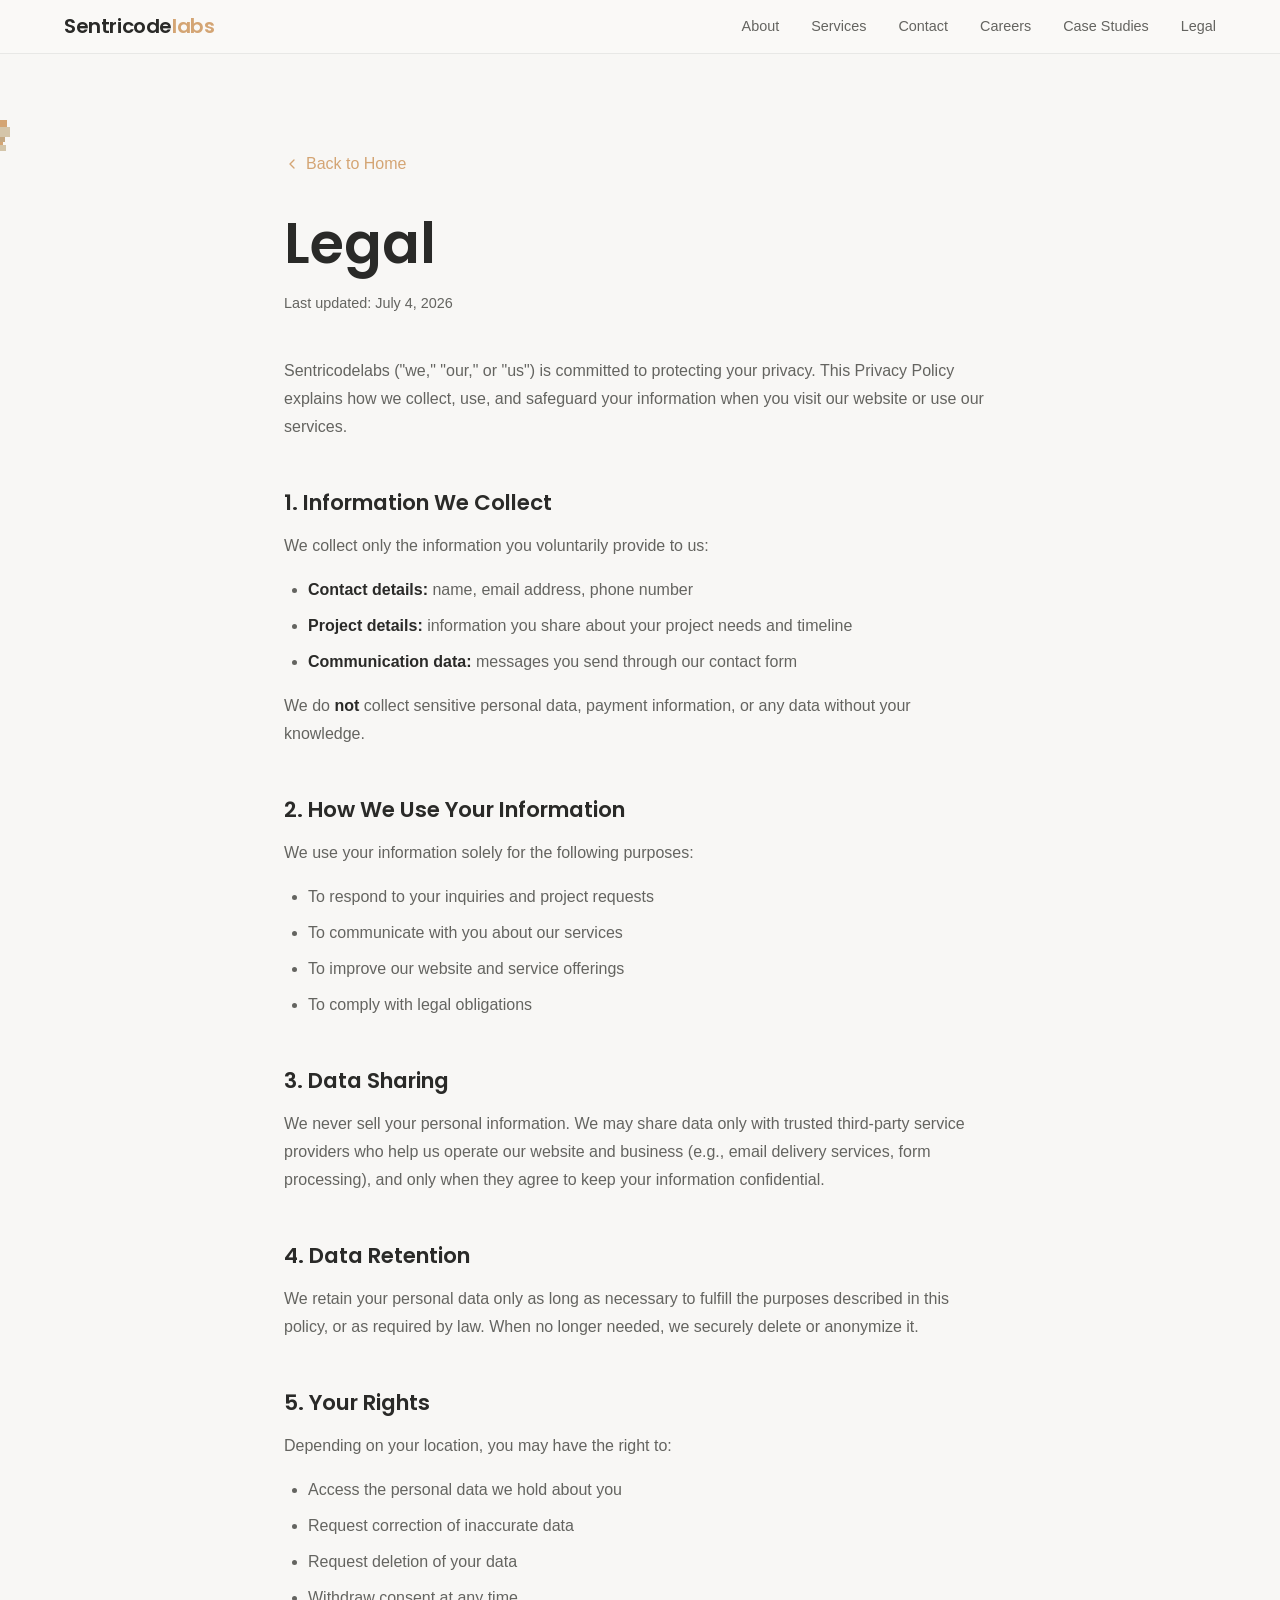
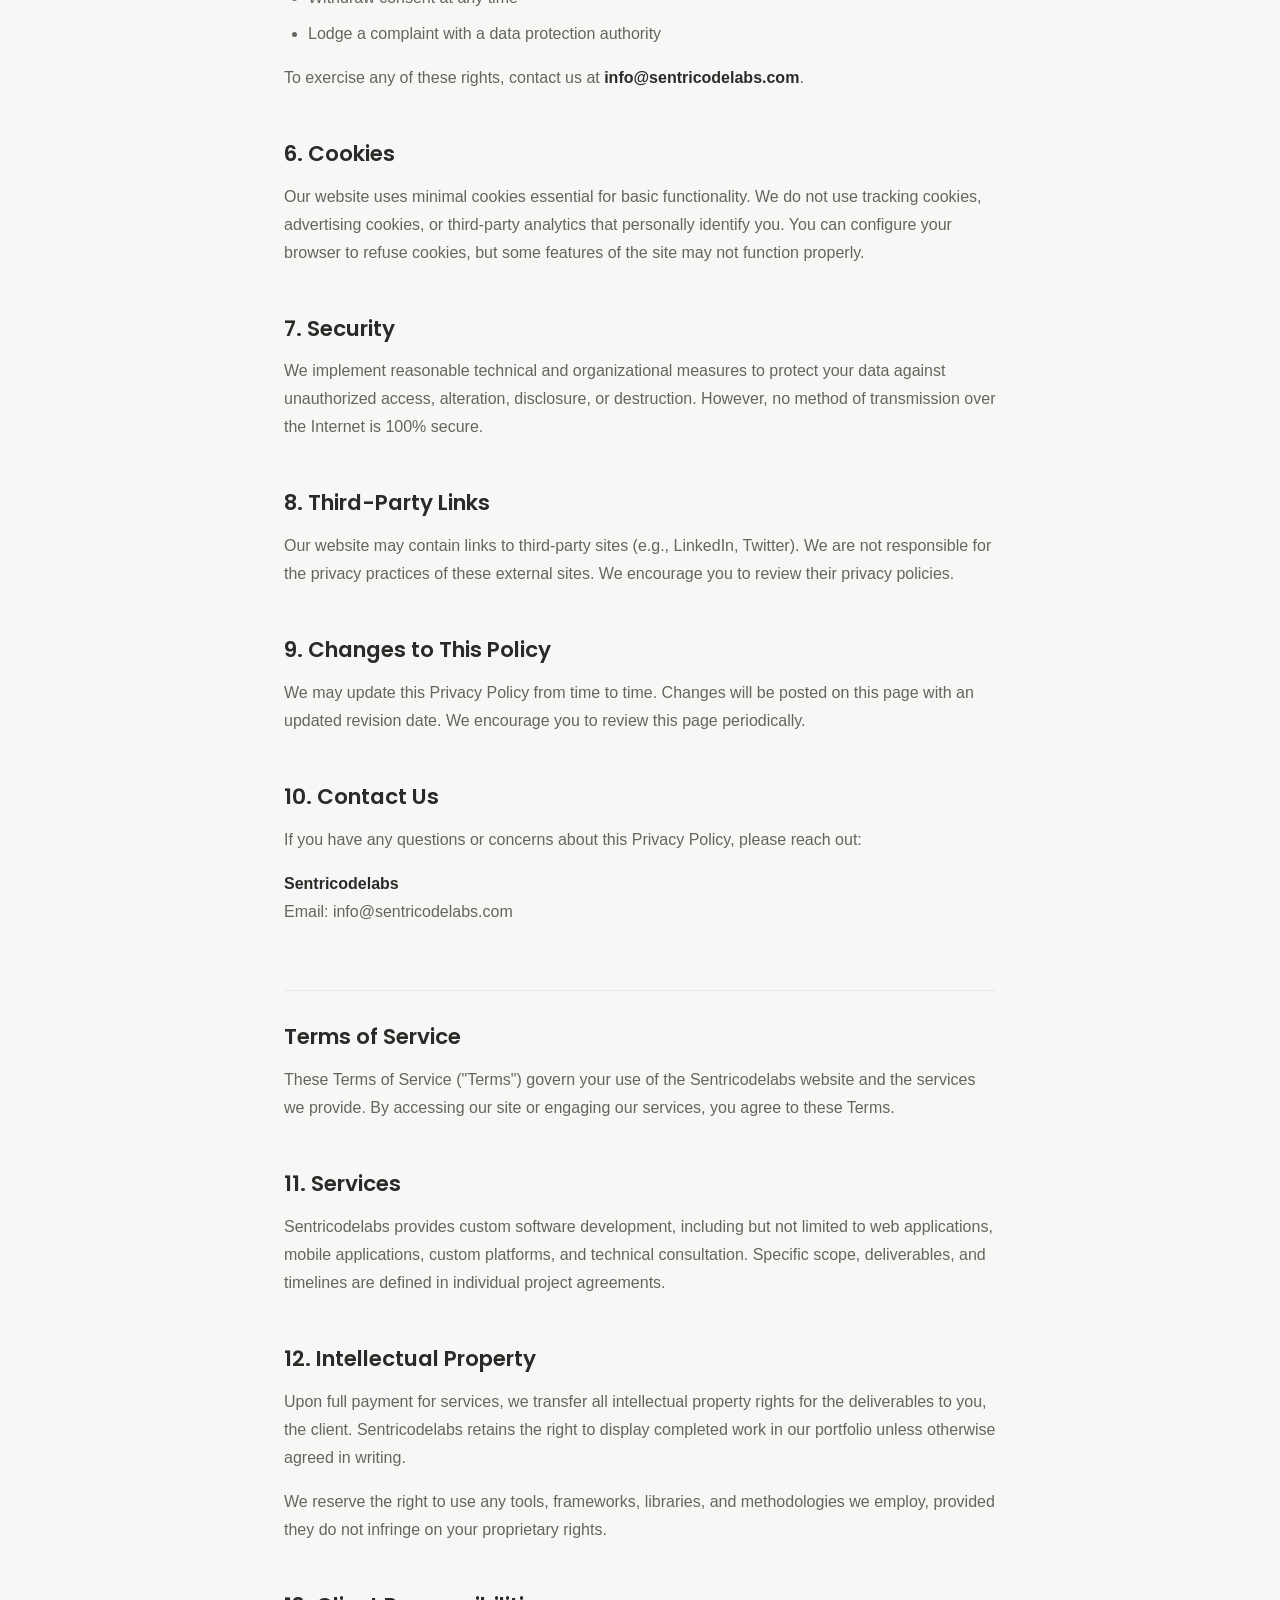
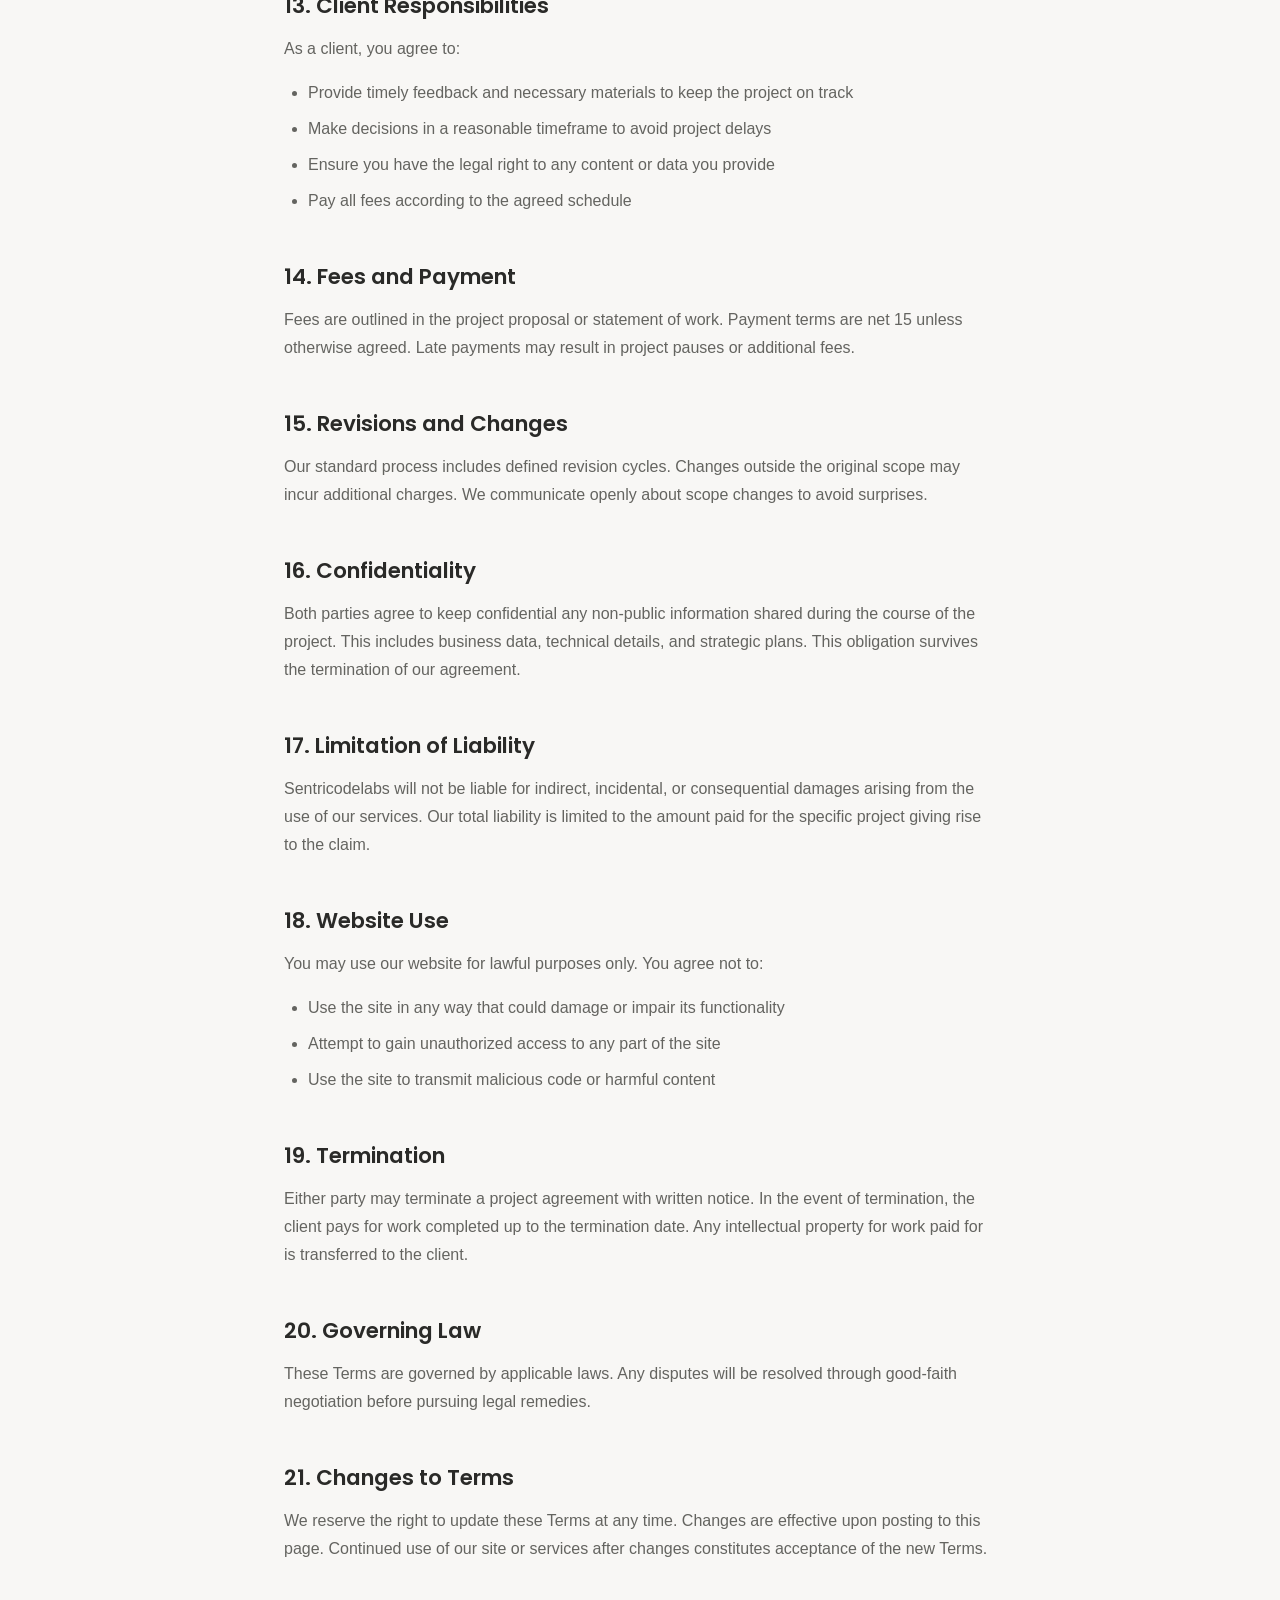
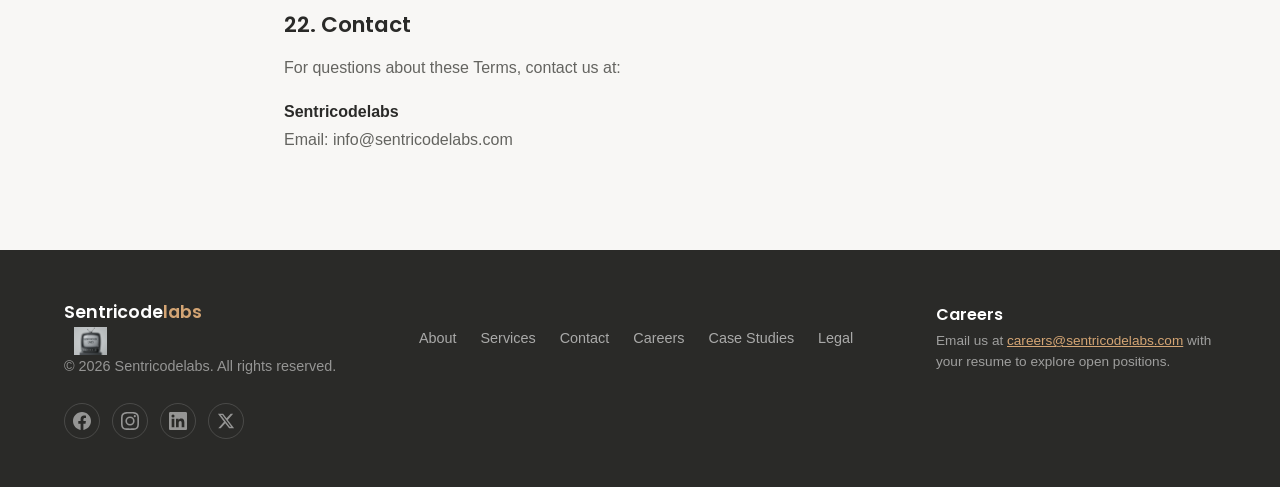
<file: privacy.html>
<!DOCTYPE html>
<html lang="en">
<head>
  <meta charset="UTF-8">
  <meta name="viewport" content="width=device-width, initial-scale=1.0">
  <title>Legal | Sentricodelabs</title>
  <meta name="description" content="Sentricodelabs legal policies. Privacy Policy and Terms of Service for our website and services.">
  <link rel="preconnect" href="https://fonts.googleapis.com">
  <link rel="preconnect" href="https://fonts.gstatic.com" crossorigin>
  <link href="https://fonts.googleapis.com/css2?family=Poppins:wght@500;600;700&display=swap" rel="stylesheet">
  <link rel="stylesheet" href="css/style.css">
  <link rel="icon" type="image/png" href="images/sentricode%20logo.png">
</head>
<body>

  <header class="header scrolled" role="banner">
    <div class="header-inner">
      <a href="/" class="logo" aria-label="Sentricodelabs Home">Sentricode<span>labs</span></a>
      <nav class="nav" role="navigation" aria-label="Main navigation">
        <a href="/#about">About</a>
        <a href="/#services">Services</a>
        <a href="/#contact">Contact</a>
        <a href="careers.html">Careers</a>
        <a href="casestudies.html">Case Studies</a>
        <a href="privacy.html" class="active">Legal</a>
      </nav>
      <button class="nav-toggle" aria-label="Toggle menu" aria-expanded="false">
        <svg width="24" height="24" viewBox="0 0 24 24" fill="none" stroke="currentColor" stroke-width="2">
          <line x1="3" y1="6" x2="21" y2="6"/><line x1="3" y1="12" x2="21" y2="12"/><line x1="3" y1="18" x2="21" y2="18"/>
        </svg>
      </button>
    </div>
  </header>

  <main class="page">
    <div class="section-dots" aria-hidden="true">
      <div class="dot" style="top:8%;left:3%;width:7px;height:7px;background:#D4A574;"></div>
      <div class="dot dot-lg" style="top:25%;right:5%;width:10px;height:10px;background:#D4C5A9;"></div>
      <div class="dot" style="top:55%;left:4%;width:5px;height:5px;background:#C4A882;"></div>
      <div class="dot dot-sm" style="bottom:20%;right:8%;width:3px;height:3px;background:#D4A574;"></div>
      <div class="dot" style="bottom:10%;left:55%;width:6px;height:6px;background:#D4C5A9;"></div>
    </div>
    <div class="container page-content">
      <a href="/" class="page-back">
        <svg width="16" height="16" viewBox="0 0 24 24" fill="none" stroke="currentColor" stroke-width="2" stroke-linecap="round" stroke-linejoin="round"><polyline points="15 18 9 12 15 6"/></svg>
        Back to Home
      </a>
      <h1>Legal</h1>
      <p class="date">Last updated: July 4, 2026</p>

      <!-- ═══════════════════════════════════════ -->
      <!-- PRIVACY POLICY                         -->
      <!-- ═══════════════════════════════════════ -->

      <p>Sentricodelabs ("we," "our," or "us") is committed to protecting your privacy. This Privacy Policy explains how we collect, use, and safeguard your information when you visit our website or use our services.</p>

      <h2>1. Information We Collect</h2>
      <p>We collect only the information you voluntarily provide to us:</p>
      <ul>
        <li><strong>Contact details:</strong> name, email address, phone number</li>
        <li><strong>Project details:</strong> information you share about your project needs and timeline</li>
        <li><strong>Communication data:</strong> messages you send through our contact form</li>
      </ul>
      <p>We do <strong>not</strong> collect sensitive personal data, payment information, or any data without your knowledge.</p>

      <h2>2. How We Use Your Information</h2>
      <p>We use your information solely for the following purposes:</p>
      <ul>
        <li>To respond to your inquiries and project requests</li>
        <li>To communicate with you about our services</li>
        <li>To improve our website and service offerings</li>
        <li>To comply with legal obligations</li>
      </ul>

      <h2>3. Data Sharing</h2>
      <p>We never sell your personal information. We may share data only with trusted third-party service providers who help us operate our website and business (e.g., email delivery services, form processing), and only when they agree to keep your information confidential.</p>

      <h2>4. Data Retention</h2>
      <p>We retain your personal data only as long as necessary to fulfill the purposes described in this policy, or as required by law. When no longer needed, we securely delete or anonymize it.</p>

      <h2>5. Your Rights</h2>
      <p>Depending on your location, you may have the right to:</p>
      <ul>
        <li>Access the personal data we hold about you</li>
        <li>Request correction of inaccurate data</li>
        <li>Request deletion of your data</li>
        <li>Withdraw consent at any time</li>
        <li>Lodge a complaint with a data protection authority</li>
      </ul>
      <p>To exercise any of these rights, contact us at <strong>info@sentricodelabs.com</strong>.</p>

      <h2>6. Cookies</h2>
      <p>Our website uses minimal cookies essential for basic functionality. We do not use tracking cookies, advertising cookies, or third-party analytics that personally identify you. You can configure your browser to refuse cookies, but some features of the site may not function properly.</p>

      <h2>7. Security</h2>
      <p>We implement reasonable technical and organizational measures to protect your data against unauthorized access, alteration, disclosure, or destruction. However, no method of transmission over the Internet is 100% secure.</p>

      <h2>8. Third-Party Links</h2>
      <p>Our website may contain links to third-party sites (e.g., LinkedIn, Twitter). We are not responsible for the privacy practices of these external sites. We encourage you to review their privacy policies.</p>

      <h2>9. Changes to This Policy</h2>
      <p>We may update this Privacy Policy from time to time. Changes will be posted on this page with an updated revision date. We encourage you to review this page periodically.</p>

      <h2>10. Contact Us</h2>
      <p>If you have any questions or concerns about this Privacy Policy, please reach out:</p>
      <p>
        <strong>Sentricodelabs</strong><br>
        Email: info@sentricodelabs.com
      </p>

      <!-- ═══════════════════════════════════════ -->
      <!-- TERMS OF SERVICE                       -->
      <!-- ═══════════════════════════════════════ -->

      <h2 style="margin-top: 64px; padding-top: 32px; border-top: 1px solid var(--border);">Terms of Service</h2>

      <p>These Terms of Service ("Terms") govern your use of the Sentricodelabs website and the services we provide. By accessing our site or engaging our services, you agree to these Terms.</p>

      <h2>11. Services</h2>
      <p>Sentricodelabs provides custom software development, including but not limited to web applications, mobile applications, custom platforms, and technical consultation. Specific scope, deliverables, and timelines are defined in individual project agreements.</p>

      <h2>12. Intellectual Property</h2>
      <p>Upon full payment for services, we transfer all intellectual property rights for the deliverables to you, the client. Sentricodelabs retains the right to display completed work in our portfolio unless otherwise agreed in writing.</p>
      <p>We reserve the right to use any tools, frameworks, libraries, and methodologies we employ, provided they do not infringe on your proprietary rights.</p>

      <h2>13. Client Responsibilities</h2>
      <p>As a client, you agree to:</p>
      <ul>
        <li>Provide timely feedback and necessary materials to keep the project on track</li>
        <li>Make decisions in a reasonable timeframe to avoid project delays</li>
        <li>Ensure you have the legal right to any content or data you provide</li>
        <li>Pay all fees according to the agreed schedule</li>
      </ul>

      <h2>14. Fees and Payment</h2>
      <p>Fees are outlined in the project proposal or statement of work. Payment terms are net 15 unless otherwise agreed. Late payments may result in project pauses or additional fees.</p>

      <h2>15. Revisions and Changes</h2>
      <p>Our standard process includes defined revision cycles. Changes outside the original scope may incur additional charges. We communicate openly about scope changes to avoid surprises.</p>

      <h2>16. Confidentiality</h2>
      <p>Both parties agree to keep confidential any non-public information shared during the course of the project. This includes business data, technical details, and strategic plans. This obligation survives the termination of our agreement.</p>

      <h2>17. Limitation of Liability</h2>
      <p>Sentricodelabs will not be liable for indirect, incidental, or consequential damages arising from the use of our services. Our total liability is limited to the amount paid for the specific project giving rise to the claim.</p>

      <h2>18. Website Use</h2>
      <p>You may use our website for lawful purposes only. You agree not to:</p>
      <ul>
        <li>Use the site in any way that could damage or impair its functionality</li>
        <li>Attempt to gain unauthorized access to any part of the site</li>
        <li>Use the site to transmit malicious code or harmful content</li>
      </ul>

      <h2>19. Termination</h2>
      <p>Either party may terminate a project agreement with written notice. In the event of termination, the client pays for work completed up to the termination date. Any intellectual property for work paid for is transferred to the client.</p>

      <h2>20. Governing Law</h2>
      <p>These Terms are governed by applicable laws. Any disputes will be resolved through good-faith negotiation before pursuing legal remedies.</p>

      <h2>21. Changes to Terms</h2>
      <p>We reserve the right to update these Terms at any time. Changes are effective upon posting to this page. Continued use of our site or services after changes constitutes acceptance of the new Terms.</p>

      <h2>22. Contact</h2>
      <p>For questions about these Terms, contact us at:</p>
      <p>
        <strong>Sentricodelabs</strong><br>
        Email: info@sentricodelabs.com
      </p>
    </div>
  </main>

  <footer class="footer" role="contentinfo">
    <div class="container">
      <div class="footer-inner">
        <div>
          <div class="footer-logo">Sentricode<span>labs</span></div>
          <img src="images/sentricode%20logo.png" alt="" class="footer-logo-img" aria-hidden="true">
          <p>&copy; 2026 Sentricodelabs. All rights reserved.</p>
        </div>
        <div class="footer-links">
          <a href="/#about">About</a>
          <a href="/#services">Services</a>
          <a href="/#contact">Contact</a>
          <a href="careers.html">Careers</a>
          <a href="casestudies.html">Case Studies</a>
          <a href="privacy.html">Legal</a>
        </div>
        <div class="footer-careers">
          <h4>Careers</h4>
          <p>Email us at <a href="mailto:careers@sentricodelabs.com">careers@sentricodelabs.com</a> with your resume to explore open positions.</p>
        </div>
        <div class="footer-social">
          <a href="https://www.facebook.com/profile.php?id=61592112773432" target="_blank" rel="noopener noreferrer" aria-label="Facebook">
            <svg width="18" height="18" viewBox="0 0 24 24" fill="currentColor"><path d="M24 12.073c0-6.627-5.373-12-12-12s-12 5.373-12 12c0 5.99 4.388 10.954 10.125 11.854v-8.385H7.078v-3.47h3.047V9.43c0-3.007 1.792-4.669 4.533-4.669 1.312 0 2.686.235 2.686.235v2.953H15.83c-1.491 0-1.956.925-1.956 1.874v2.25h3.328l-.532 3.47h-2.796v8.385C19.612 23.027 24 18.062 24 12.073z"/></svg>
          </a>
          <a href="https://www.instagram.com/sentricodelabs" target="_blank" rel="noopener noreferrer" aria-label="Instagram">
            <svg width="18" height="18" viewBox="0 0 24 24" fill="currentColor"><path d="M12 2.163c3.204 0 3.584.012 4.85.07 3.252.148 4.771 1.691 4.919 4.919.058 1.265.069 1.645.069 4.849 0 3.205-.012 3.584-.069 4.849-.149 3.225-1.664 4.771-4.919 4.919-1.266.058-1.644.07-4.85.07-3.204 0-3.584-.012-4.849-.07-3.26-.149-4.771-1.699-4.919-4.92-.058-1.265-.07-1.644-.07-4.849 0-3.204.013-3.583.07-4.849.149-3.227 1.664-4.771 4.919-4.919 1.266-.057 1.645-.069 4.849-.069zM12 0C8.741 0 8.333.014 7.053.072 2.695.272.273 2.69.073 7.052.014 8.333 0 8.741 0 12c0 3.259.014 3.668.072 4.948.2 4.358 2.618 6.78 6.98 6.98C8.333 23.986 8.741 24 12 24c3.259 0 3.668-.014 4.948-.072 4.354-.2 6.782-2.618 6.979-6.98.059-1.28.073-1.689.073-4.948 0-3.259-.014-3.667-.072-4.947-.196-4.354-2.617-6.78-6.979-6.98C15.668.014 15.259 0 12 0zm0 5.838a6.162 6.162 0 100 12.324 6.162 6.162 0 000-12.324zM12 16a4 4 0 110-8 4 4 0 010 8zm6.406-11.845a1.44 1.44 0 100 2.881 1.44 1.44 0 000-2.881z"/></svg>
          </a>
          <a href="https://www.linkedin.com/company/sentricodelabs" target="_blank" rel="noopener noreferrer" aria-label="LinkedIn">
            <svg width="18" height="18" viewBox="0 0 24 24" fill="currentColor"><path d="M20.447 20.452h-3.554v-5.569c0-1.328-.027-3.037-1.852-3.037-1.853 0-2.136 1.445-2.136 2.939v5.667H9.351V9h3.414v1.561h.046c.477-.9 1.637-1.85 3.37-1.85 3.601 0 4.267 2.37 4.267 5.455v6.286zM5.337 7.433a2.062 2.062 0 01-2.063-2.065 2.064 2.064 0 112.063 2.065zm1.782 13.019H3.555V9h3.564v11.452zM22.225 0H1.771C.792 0 0 .774 0 1.729v20.542C0 23.227.792 24 1.771 24h20.451C23.2 24 24 23.227 24 22.271V1.729C24 .774 23.2 0 22.222 0h.003z"/></svg>
          </a>
          <a href="https://x.com/sentricodelabs" target="_blank" rel="noopener noreferrer" aria-label="Twitter">
            <svg width="18" height="18" viewBox="0 0 24 24" fill="currentColor"><path d="M18.244 2.25h3.308l-7.227 8.26 8.502 11.24H16.17l-5.214-6.817L4.99 21.75H1.68l7.73-8.835L1.254 2.25H8.08l4.713 6.231zm-1.161 17.52h1.833L7.084 4.126H5.117z"/></svg>
          </a>
        </div>
      </div>
    </div>
</file>
<file: css/style.css>
:root {
  --bg-primary: #F8F7F5;
  --bg-secondary: #F0F0ED;
  --accent-1: #D4A574;
  --accent-1-hover: #C49564;
  --accent-2: #6B9A8C;
  --accent-2-hover: #5B8A7C;
  --text-primary: #2A2A28;
  --text-secondary: #646460;
  --border: #E8E8E6;
  --interactive: #9B8B7E;
  --white: #FFFFFF;
  --success: #4CAF50;
  --error: #E57373;
  --shadow: 0 2px 12px rgba(42,42,40,0.06);
  --shadow-hover: 0 8px 30px rgba(42,42,40,0.10);
  --font-heading: 'Poppins', -apple-system, sans-serif;
  --font-body: 'Segoe UI', -apple-system, BlinkMacSystemFont, sans-serif;
  --max-width: 1200px;
  --radius: 12px;
  --radius-sm: 8px;
  --transition: 0.3s cubic-bezier(0.4, 0, 0.2, 1);
}

*, *::before, *::after {
  box-sizing: border-box;
  margin: 0;
  padding: 0;
}

html {
  scroll-behavior: smooth;
  -webkit-text-size-adjust: 100%;
}

body {
  font-family: var(--font-body);
  background-color: var(--bg-primary);
  color: var(--text-primary);
  font-size: 16px;
  line-height: 1.65;
  -webkit-font-smoothing: antialiased;
  -moz-osx-font-smoothing: grayscale;
  overflow-x: hidden;
}

img {
  max-width: 100%;
  height: auto;
  display: block;
}

a {
  color: inherit;
  text-decoration: none;
}

ul { list-style: none; }

.container {
  width: 100%;
  max-width: var(--max-width);
  margin: 0 auto;
  padding: 0 24px;
}

/* Typography */
h1, h2, h3, h4 {
  font-family: var(--font-heading);
  font-weight: 600;
  line-height: 1.25;
  color: var(--text-primary);
}

h1 { font-size: clamp(2rem, 5vw, 3.5rem); }
h2 { font-size: clamp(1.6rem, 3.5vw, 2.4rem); }
h3 { font-size: clamp(1.2rem, 2.5vw, 1.5rem); }

p { color: var(--text-secondary); }

.section-label {
  display: inline-block;
  font-family: var(--font-heading);
  font-size: 0.8rem;
  font-weight: 500;
  text-transform: uppercase;
  letter-spacing: 0.12em;
  color: var(--accent-1);
  margin-bottom: 12px;
}

/* Buttons */
.btn {
  display: inline-flex;
  align-items: center;
  justify-content: center;
  gap: 8px;
  font-family: var(--font-heading);
  font-size: 0.95rem;
  font-weight: 500;
  padding: 14px 32px;
  border-radius: var(--radius-sm);
  border: none;
  cursor: pointer;
  transition: var(--transition);
  white-space: nowrap;
}

.btn-primary {
  background: var(--accent-1);
  color: var(--white);
}
.btn-primary:hover {
  background: var(--accent-1-hover);
  transform: translateY(-1px);
  box-shadow: 0 4px 16px rgba(212,165,116,0.35);
}

.btn-secondary {
  background: transparent;
  color: var(--text-primary);
  border: 1.5px solid var(--border);
}
.btn-secondary:hover {
  border-color: var(--accent-1);
  color: var(--accent-1);
}

.btn-disabled,
.btn[disabled] {
  opacity: 0.4;
  cursor: not-allowed;
  pointer-events: none;
}

.btn-accent {
  background: var(--accent-2);
  color: var(--white);
}
.btn-accent:hover {
  background: var(--accent-2-hover);
  transform: translateY(-1px);
}

/* Header */
.header {
  position: fixed;
  top: 0;
  left: 0;
  right: 0;
  z-index: 100;
  padding: 16px 0;
  transition: var(--transition);
}
.header.scrolled {
  background: rgba(250,249,247,0.92);
  backdrop-filter: blur(12px);
  -webkit-backdrop-filter: blur(12px);
  box-shadow: 0 1px 0 var(--border);
  padding: 10px 0;
}
.header-inner {
  display: flex;
  align-items: center;
  justify-content: space-between;
  max-width: var(--max-width);
  margin: 0 auto;
  padding: 0 24px;
}
.logo {
  font-family: var(--font-heading);
  font-size: 1.25rem;
  font-weight: 600;
  color: var(--text-primary);
  letter-spacing: -0.02em;
}
.logo span { color: var(--accent-1); }
.nav {
  display: flex;
  align-items: center;
  gap: 32px;
  position: relative;
}
.nav a {
  font-size: 0.9rem;
  font-weight: 450;
  color: var(--text-secondary);
  transition: var(--transition);
  position: relative;
}
.nav a::after {
  content: '';
  position: absolute;
  bottom: -4px;
  left: 0;
  width: 0;
  height: 1.5px;
  background: var(--accent-1);
  transition: var(--transition);
}
.nav a:hover {
  color: var(--text-primary);
}
.nav a:hover::after {
  width: 100%;
}
.nav-toggle {
  display: none;
  background: none;
  border: none;
  cursor: pointer;
  padding: 4px;
  color: var(--text-primary);
}
.nav-toggle svg { display: block; }

/* Hero */
.hero {
  position: relative;
  min-height: 100vh;
  display: flex;
  align-items: center;
  overflow: hidden;
  padding-top: 80px;
}
.hero-canvas {
  position: absolute;
  inset: 0;
  width: 100%;
  height: 100%;
  z-index: 0;
}
.hero-gradient {
  position: absolute;
  inset: 0;
  z-index: 0;
  background: radial-gradient(ellipse at 20% 50%, rgba(212,165,116,0.06) 0%, transparent 50%),
              radial-gradient(ellipse at 80% 20%, rgba(107,154,140,0.05) 0%, transparent 50%),
              radial-gradient(ellipse at 50% 80%, rgba(155,139,126,0.04) 0%, transparent 50%);
}
.hero-content {
  position: relative;
  z-index: 1;
  max-width: 720px;
  padding: 80px 0;
}
.hero h1 {
  margin-bottom: 20px;
  line-height: 1.15;
}
.hero p {
  font-size: clamp(1.05rem, 2vw, 1.25rem);
  line-height: 1.7;
  margin-bottom: 36px;
  max-width: 560px;
}
.hero-actions {
  display: flex;
  gap: 16px;
  flex-wrap: wrap;
}

/* Sections */
.section {
  padding: 100px 0;
}
.section-header {
  text-align: center;
  max-width: 640px;
  margin: 0 auto 60px;
}
.section-header h2 { margin-bottom: 16px; }
.section-header p { font-size: 1.1rem; }

/* About */
.about-grid {
  display: grid;
  grid-template-columns: 1fr 1fr;
  gap: 60px;
  align-items: center;
}
.about-text p {
  font-size: 1.05rem;
  line-height: 1.8;
  margin-bottom: 20px;
}
.about-text p:last-child { margin-bottom: 0; }

/* Social Carousel */
.about-carousel {
  position: relative;
  width: 100%;
  aspect-ratio: 4/3;
  display: flex;
  align-items: center;
  justify-content: center;
}
.carousel-scene {
  width: 100%;
  height: 100%;
  perspective: 900px;
  display: flex;
  align-items: center;
  justify-content: center;
  overflow: hidden;
  cursor: grab;
  user-select: none;
  -webkit-user-select: none;
}
.carousel-scene:active { cursor: grabbing; }
.carousel-track {
  position: relative;
  width: 180px;
  height: 260px;
  transform-style: preserve-3d;
}
.carousel-card {
  position: absolute;
  top: 0;
  left: 0;
  width: 100%;
  height: 100%;
  will-change: transform, opacity;
  transition: transform 0.45s cubic-bezier(0.23, 1, 0.32, 1),
              opacity 0.45s cubic-bezier(0.23, 1, 0.32, 1);
}
.card-glass {
  width: 100%;
  height: 100%;
  border-radius: 16px;
  backdrop-filter: blur(20px);
  -webkit-backdrop-filter: blur(20px);
  border: 1px solid rgba(255, 255, 255, 0.12);
  box-shadow: 0 8px 32px rgba(0, 0, 0, 0.35),
              inset 0 1px 0 rgba(255, 255, 255, 0.1);
  display: flex;
  flex-direction: column;
  align-items: center;
  justify-content: center;
  gap: 20px;
  padding: 24px;
}
.carousel-card.active .card-glass {
  border-color: rgba(255, 255, 255, 0.3);
  box-shadow: 0 12px 48px rgba(0, 0, 0, 0.45),
              inset 0 1px 0 rgba(255, 255, 255, 0.15);
}

/* Platform brand colors – 60% opaque blurred backgrounds */
.card-instagram .card-glass {
  background: linear-gradient(135deg,
    rgba(131, 58, 180, 0.6),
    rgba(253, 29, 29, 0.55),
    rgba(252, 176, 69, 0.55));
  border-color: rgba(225, 48, 108, 0.4);
}
.card-instagram.active .card-glass {
  border-color: rgba(225, 48, 108, 0.65);
  box-shadow: 0 12px 48px rgba(225, 48, 108, 0.3),
              0 0 0 1px rgba(225, 48, 108, 0.25),
              inset 0 1px 0 rgba(255, 255, 255, 0.15);
}
.card-instagram .card-icon { color: #fff; filter: drop-shadow(0 2px 8px rgba(255, 255, 255, 0.3)); }
.card-instagram .card-label { color: #fff; }

.card-linkedin .card-glass {
  background: rgba(10, 102, 194, 0.6);
  border-color: rgba(10, 102, 194, 0.4);
}
.card-linkedin.active .card-glass {
  border-color: rgba(10, 102, 194, 0.65);
  box-shadow: 0 12px 48px rgba(10, 102, 194, 0.3),
              0 0 0 1px rgba(10, 102, 194, 0.25),
              inset 0 1px 0 rgba(255, 255, 255, 0.15);
}
.card-linkedin .card-icon { color: #fff; filter: drop-shadow(0 2px 8px rgba(255, 255, 255, 0.3)); }
.card-linkedin .card-label { color: #fff; }

.card-facebook .card-glass {
  background: rgba(24, 119, 242, 0.6);
  border-color: rgba(24, 119, 242, 0.4);
}
.card-facebook.active .card-glass {
  border-color: rgba(24, 119, 242, 0.65);
  box-shadow: 0 12px 48px rgba(24, 119, 242, 0.3),
              0 0 0 1px rgba(24, 119, 242, 0.25),
              inset 0 1px 0 rgba(255, 255, 255, 0.15);
}
.card-facebook .card-icon { color: #fff; filter: drop-shadow(0 2px 8px rgba(255, 255, 255, 0.3)); }
.card-facebook .card-label { color: #fff; }

.card-twitter .card-glass {
  background: rgba(30, 30, 30, 0.6);
  border-color: rgba(255, 255, 255, 0.2);
}
.card-twitter.active .card-glass {
  border-color: rgba(255, 255, 255, 0.4);
  box-shadow: 0 12px 48px rgba(255, 255, 255, 0.1),
              0 0 0 1px rgba(255, 255, 255, 0.25),
              inset 0 1px 0 rgba(255, 255, 255, 0.15);
}
.card-twitter .card-icon { color: #fff; filter: drop-shadow(0 2px 8px rgba(255, 255, 255, 0.2)); }
.card-twitter .card-label { color: #fff; }

.card-icon {
  width: 64px;
  height: 64px;
  filter: drop-shadow(0 2px 12px rgba(255, 255, 255, 0.5)) brightness(1.3);
}
.card-label {
  font-family: var(--font-heading);
  font-size: 0.95rem;
  font-weight: 500;
  color: var(--text-primary);
  letter-spacing: 0.02em;
}

/* Carousel nav buttons */
.carousel-nav {
  position: absolute;
  top: 50%;
  transform: translateY(-50%);
  width: 40px;
  height: 40px;
  border-radius: 50%;
  border: 1px solid rgba(255, 255, 255, 0.15);
  background: rgba(255, 255, 255, 0.07);
  backdrop-filter: blur(10px);
  -webkit-backdrop-filter: blur(10px);
  color: var(--text-primary);
  cursor: pointer;
  display: flex;
  align-items: center;
  justify-content: center;
  transition: background 0.25s, border-color 0.25s;
  z-index: 200;
}
.carousel-nav:hover {
  background: rgba(255, 255, 255, 0.14);
  border-color: rgba(255, 255, 255, 0.3);
}
.carousel-nav:active {
  transform: translateY(-50%) scale(0.92);
}
.carousel-nav.prev { left: 8px; }
.carousel-nav.next { right: 8px; }
.carousel-nav svg {
  width: 18px;
  height: 18px;
  stroke: currentColor;
  stroke-width: 2;
  fill: none;
  stroke-linecap: round;
  stroke-linejoin: round;
}

/* Services */
.services-grid {
  display: grid;
  grid-template-columns: repeat(3, 1fr);
  gap: 24px;
}
.service-card {
  background: var(--white);
  border: 1px solid var(--border);
  border-radius: var(--radius);
  padding: 40px 32px;
  transition: var(--transition);
}
.service-card:hover {
  transform: translateY(-4px);
  box-shadow: var(--shadow-hover);
  border-color: transparent;
}
.service-icon {
  width: 48px;
  height: 48px;
  border-radius: var(--radius-sm);
  display: flex;
  align-items: center;
  justify-content: center;
  margin-bottom: 24px;
}
.service-icon svg { width: 24px; height: 24px; }
.service-icon.sand { background: rgba(212,165,116,0.15); color: var(--accent-1); }
.service-icon.teal { background: rgba(107,154,140,0.15); color: var(--accent-2); }
.service-icon.taupe { background: rgba(155,139,126,0.15); color: var(--interactive); }

.service-card h3 {
  margin-bottom: 12px;
}
.service-card p {
  font-size: 0.95rem;
  line-height: 1.65;
}

.section-cta {
  text-align: center;
  margin-top: 40px;
}

/* Stats */
.stats {
  background: var(--bg-secondary);
  padding: 80px 0;
}
.stats-grid {
  display: grid;
  grid-template-columns: repeat(4, 1fr);
  gap: 40px;
  text-align: center;
}
.stat-number {
  font-family: var(--font-heading);
  font-size: clamp(2.2rem, 4vw, 3rem);
  font-weight: 600;
  color: var(--text-primary);
  line-height: 1;
  margin-bottom: 8px;
}
.stat-label {
  font-size: 0.95rem;
  color: var(--text-secondary);
}

/* Contact Form */
.contact-section {
  background: var(--white);
}
.contact-form-wrap {
  max-width: 560px;
  margin: 0 auto;
}
.form-card {
  background: var(--bg-primary);
  border: 1px solid var(--border);
  border-radius: var(--radius);
  padding: 48px 40px;
  position: relative;
  min-height: 380px;
}
.progress-bar {
  display: flex;
  gap: 8px;
  margin-bottom: 36px;
}
.progress-step {
  flex: 1;
  height: 4px;
  border-radius: 2px;
  background: var(--border);
  transition: var(--transition);
}
.progress-step.active { background: var(--accent-1); }
.progress-step.done { background: var(--accent-2); }

.form-step {
  display: none;
  animation: fadeSlideIn 0.4s ease;
}
.form-step.active { display: block; }
.form-step h3 {
  margin-bottom: 8px;
}
.form-step .step-desc {
  color: var(--text-secondary);
  margin-bottom: 28px;
  font-size: 0.95rem;
}

@keyframes fadeSlideIn {
  from { opacity: 0; transform: translateY(12px); }
  to { opacity: 1; transform: translateY(0); }
}

.form-options {
  display: grid;
  gap: 12px;
}
.form-options.grid-2 {
  grid-template-columns: 1fr 1fr;
}
.form-options.grid-3 {
  grid-template-columns: 1fr 1fr;
}

.option-card {
  background: var(--white);
  border: 1.5px solid var(--border);
  border-radius: var(--radius-sm);
  padding: 16px 20px;
  cursor: pointer;
  transition: var(--transition);
  font-size: 0.95rem;
  font-weight: 450;
  color: var(--text-primary);
  text-align: center;
  -webkit-user-select: none;
  user-select: none;
}
.option-card:hover {
  border-color: var(--accent-1);
}
.option-card.selected {
  border-color: var(--accent-1);
  background: rgba(212,165,116,0.08);
  box-shadow: 0 0 0 1px var(--accent-1);
}

.form-input {
  width: 100%;
  padding: 14px 16px;
  font-family: var(--font-body);
  font-size: 1rem;
  border: 1.5px solid var(--border);
  border-radius: var(--radius-sm);
  background: var(--white);
  color: var(--text-primary);
  transition: var(--transition);
  outline: none;
}
.form-input:focus {
  border-color: var(--accent-1);
  box-shadow: 0 0 0 3px rgba(212,165,116,0.12);
}
.form-input::placeholder { color: #B5B5B0; }

.toggle-group {
  display: flex;
  gap: 0;
  border: 1.5px solid var(--border);
  border-radius: var(--radius-sm);
  overflow: hidden;
  margin-bottom: 16px;
}
.toggle-option {
  flex: 1;
  padding: 12px 20px;
  text-align: center;
  cursor: pointer;
  font-size: 0.95rem;
  font-weight: 450;
  background: var(--white);
  transition: var(--transition);
  -webkit-user-select: none;
  user-select: none;
}
.toggle-option:not(:last-child) {
  border-right: 1.5px solid var(--border);
}
.toggle-option.active {
  background: var(--accent-1);
  color: var(--white);
  border-color: var(--accent-1);
}

.form-nav {
  display: flex;
  gap: 12px;
  margin-top: 28px;
}
.form-nav .btn { flex: 1; }
.form-nav .btn-back {
  background: transparent;
  color: var(--text-secondary);
  border: 1.5px solid var(--border);
}
.form-nav .btn-back:hover {
  border-color: var(--text-secondary);
  color: var(--text-primary);
}

.form-message {
  padding: 14px 18px;
  border-radius: var(--radius-sm);
  font-size: 0.95rem;
  margin-top: 16px;
  display: none;
}
.form-message.error {
  display: block;
  background: rgba(229,115,115,0.1);
  border: 1px solid rgba(229,115,115,0.25);
  color: var(--error);
}
.form-message.success {
  display: block;
  background: rgba(76,175,80,0.1);
  border: 1px solid rgba(76,175,80,0.25);
  color: var(--success);
}

.confirmation {
  text-align: center;
  padding: 20px 0;
}
.confirmation-icon {
  width: 64px;
  height: 64px;
  border-radius: 50%;
  background: rgba(107,154,140,0.15);
  color: var(--accent-2);
  display: flex;
  align-items: center;
  justify-content: center;
  margin: 0 auto 24px;
}
.confirmation-icon svg { width: 32px; height: 32px; }
.confirmation h3 {
  margin-bottom: 12px;
}
.confirmation p {
  margin-bottom: 8px;
}
/* Footer */
.footer {
  background: var(--text-primary);
  color: rgba(255,255,255,0.7);
  padding: 48px 0;
}
.footer-inner {
  display: flex;
  align-items: center;
  justify-content: space-between;
  gap: 24px;
  flex-wrap: wrap;
}
.footer-logo {
  font-family: var(--font-heading);
  font-size: 1.1rem;
  font-weight: 600;
  color: var(--white);
}
.footer-logo span { color: var(--accent-1); }
.footer-logo-img {
  height: 28px;
  width: auto;
  display: inline-block;
  vertical-align: middle;
  margin-left: 10px;
}
.footer p { font-size: 0.9rem; color: rgba(255,255,255,0.5); }
.footer-links {
  display: flex;
  gap: 24px;
}
.footer-links a {
  font-size: 0.9rem;
  color: rgba(255,255,255,0.6);
  transition: var(--transition);
}
.footer-links a:hover { color: var(--white); }
.footer-careers {
  max-width: 280px;
}
.footer-careers h4 {
  font-family: var(--font-heading);
  font-size: 1rem;
  font-weight: 600;
  color: var(--white);
  margin-bottom: 6px;
}
.footer-careers p {
  font-size: 0.85rem;
  color: rgba(255,255,255,0.55);
  line-height: 1.5;
}
.footer-careers a {
  color: var(--accent-1);
  text-decoration: underline;
}
.footer-social {
  display: flex;
  gap: 12px;
}
.footer-social a {
  width: 36px;
  height: 36px;
  border-radius: 50%;
  border: 1px solid rgba(255,255,255,0.15);
  display: flex;
  align-items: center;
  justify-content: center;
  color: rgba(255,255,255,0.5);
  transition: var(--transition);
}
.footer-social a:hover {
  border-color: var(--accent-1);
  color: var(--accent-1);
}

/* ─── Auth Trigger ─── */
.auth-trigger {
  cursor: default;
  opacity: 0.35;
  font-size: 0.75rem;
  display: inline-block;
  margin-left: 6px;
  vertical-align: middle;
  user-select: none;
}

/* ─── Auth Modal ─── */
.auth-overlay {
  position: fixed;
  inset: 0;
  z-index: 10000;
  background: rgba(42,42,40,0.55);
  display: flex;
  align-items: center;
  justify-content: center;
  backdrop-filter: blur(4px);
}
.auth-overlay[hidden] { display: none; }
.auth-dialog {
  background: var(--white);
  border-radius: 16px;
  padding: 40px 36px 32px;
  width: 92%;
  max-width: 400px;
  box-shadow: 0 20px 60px rgba(42,42,40,0.2);
  position: relative;
}
.auth-dialog h3 {
  font-family: 'Poppins', sans-serif;
  font-weight: 600;
  font-size: 1.2rem;
  color: var(--text-primary);
  margin: 0 0 24px;
  text-align: center;
}
.auth-close {
  position: absolute;
  top: 12px;
  right: 16px;
  background: none;
  border: none;
  font-size: 1.5rem;
  color: var(--text-secondary);
  cursor: pointer;
  line-height: 1;
  padding: 4px;
}
.auth-close:hover { color: var(--text-primary); }
.auth-error {
  background: #fef2f2;
  color: #b91c1c;
  padding: 10px 14px;
  border-radius: 8px;
  font-size: 0.88rem;
  margin-bottom: 16px;
}
.auth-error[hidden] { display: none; }
.auth-field { margin-bottom: 18px; }
.auth-field label {
  display: block;
  font-size: 0.88rem;
  font-weight: 500;
  color: var(--text-secondary);
  margin-bottom: 6px;
}
.auth-input {
  width: 100%;
  padding: 12px 14px;
  border: 1.5px solid var(--border);
  border-radius: 10px;
  font-size: 1rem;
  font-family: inherit;
  background: var(--bg-primary);
  color: var(--text-primary);
  outline: none;
  box-sizing: border-box;
}
.auth-input:focus {
  border-color: var(--accent-1);
  box-shadow: 0 0 0 3px rgba(212,165,116,0.15);
}
.auth-submit {
  width: 100%;
  margin-top: 8px;
  padding: 14px;
  font-size: 1rem;
}

/* ─── Edit Mode ─── */
[contenteditable="true"] {
  outline: none;
  border-radius: 4px;
  transition: box-shadow 0.2s;
}
[contenteditable="true"]:hover {
  box-shadow: 0 0 0 2px rgba(212,165,116,0.3);
}
[contenteditable="true"]:focus {
  box-shadow: 0 0 0 2px var(--accent-1);
  background: rgba(212,165,116,0.04);
}

/* ─── Save Bar ─── */
.save-bar {
  position: fixed;
  bottom: 24px;
  right: 24px;
  z-index: 9999;
  display: flex;
  gap: 10px;
  align-items: center;
}
.save-bar[hidden] { display: none; }
#save-btn { min-width: 140px; }
#exit-edit-btn {
  background: var(--white);
  color: var(--text-secondary);
  border: 1.5px solid var(--border);
}
#exit-edit-btn:hover {
  border-color: var(--text-secondary);
  color: var(--text-primary);
}

/* Privacy / Policy pages */
.page {
  padding-top: 120px;
  padding-bottom: 80px;
  position: relative;
  overflow: hidden;
}
.page-content {
  max-width: 760px;
  margin: 0 auto;
}
.page-content h1 {
  margin-bottom: 12px;
}
.page-content .date {
  color: var(--text-secondary);
  font-size: 0.9rem;
  margin-bottom: 40px;
}
.page-content h2 {
  margin-top: 48px;
  margin-bottom: 16px;
  font-size: 1.35rem;
}
.page-content h3 {
  margin-top: 32px;
  margin-bottom: 12px;
  font-size: 1.1rem;
}
.page-content p,
.page-content li {
  color: var(--text-secondary);
  line-height: 1.75;
  margin-bottom: 16px;
}
.page-content ul {
  padding-left: 24px;
  list-style: disc;
  margin-bottom: 16px;
}
.page-content ul li { margin-bottom: 8px; }
.page-content strong { color: var(--text-primary); }
.page-back {
  display: inline-flex;
  align-items: center;
  gap: 6px;
  color: var(--accent-1);
  font-weight: 500;
  margin-bottom: 32px;
  transition: var(--transition);
}
.page-back:hover { color: var(--accent-1-hover); }

/* Scroll Animations */
.reveal {
  opacity: 0;
  transform: translateY(24px);
  transition: opacity 0.7s ease, transform 0.7s ease;
}
.reveal.visible {
  opacity: 1;
  transform: translateY(0);
}
.reveal-delay-1 { transition-delay: 0.1s; }
.reveal-delay-2 { transition-delay: 0.2s; }
.reveal-delay-3 { transition-delay: 0.3s; }

/* ─── Case Studies – Listing Page ─── */
.cs-listing-page {
  background: var(--bg-secondary);
  min-height: 60vh;
}
.cs-listing-header {
  text-align: center;
  padding: 60px 0 40px;
}
.cs-listing-header h1 {
  margin-bottom: 8px;
}
.cs-listing-header p {
  color: var(--text-secondary);
  font-size: 1.05rem;
  max-width: 500px;
  margin: 0 auto;
}
.cs-grid {
  display: grid;
  grid-template-columns: repeat(3, 1fr);
  gap: 24px;
  padding-bottom: 60px;
}
.cs-card {
  background: var(--white);
  border: 1px solid var(--border);
  border-radius: var(--radius);
  overflow: hidden;
  transition: var(--transition);
  display: flex;
  flex-direction: column;
}
.cs-card:hover {
  transform: translateY(-4px);
  box-shadow: var(--shadow-hover);
  border-color: transparent;
}
.cs-card-body {
  padding: 32px 28px 24px;
  flex: 1;
  display: flex;
  flex-direction: column;
}
.cs-card-tag {
  display: inline-block;
  font-family: var(--font-heading);
  font-size: 0.7rem;
  font-weight: 500;
  text-transform: uppercase;
  letter-spacing: 0.1em;
  color: var(--accent-2);
  background: rgba(107,154,140,0.12);
  padding: 4px 10px;
  border-radius: 4px;
  margin-bottom: 16px;
  width: fit-content;
}
.cs-card h3 {
  font-size: 1.2rem;
  margin-bottom: 12px;
  line-height: 1.35;
}
.cs-card-desc {
  font-size: 0.95rem;
  line-height: 1.65;
  color: var(--text-secondary);
  margin-bottom: 20px;
  flex: 1;
}
.cs-card-metrics {
  display: flex;
  gap: 20px;
  padding-top: 16px;
  border-top: 1px solid var(--border);
  margin-bottom: 20px;
}
.cs-card-metric {
  text-align: center;
  flex: 1;
}
.cs-card-metric-val {
  font-family: var(--font-heading);
  font-size: 1.15rem;
  font-weight: 600;
  color: var(--accent-1);
  line-height: 1;
  margin-bottom: 4px;
}
.cs-card-metric-label {
  font-size: 0.7rem;
  color: var(--text-secondary);
  text-transform: uppercase;
  letter-spacing: 0.05em;
}
.cs-card-link {
  display: inline-flex;
  align-items: center;
  gap: 6px;
  font-family: var(--font-heading);
  font-size: 0.9rem;
  font-weight: 500;
  color: var(--accent-1);
  transition: var(--transition);
}
.cs-card-link:hover { color: var(--accent-1-hover); }
.cs-card-link svg {
  transition: transform var(--transition);
}
.cs-card-link:hover svg {
  transform: translateX(3px);
}

/* ─── Case Studies – Detail Page ─── */
.cs-detail {
  padding-top: 120px;
  padding-bottom: 0;
}
.cs-detail .page-content {
  max-width: 900px;
}
.cs-banner {
  background: var(--text-primary);
  border-radius: var(--radius);
  padding: 48px 44px;
  margin-bottom: 36px;
  border-bottom: 4px solid var(--accent-1);
}
.cs-banner h1 {
  color: var(--white);
  font-size: clamp(1.6rem, 3.5vw, 2.2rem);
  margin-bottom: 10px;
  line-height: 1.25;
}
.cs-banner-sub {
  color: rgba(255,255,255,0.7);
  font-size: 1.05rem;
  line-height: 1.6;
  max-width: 700px;
}

/* Metrics bar */
.cs-metrics {
  display: grid;
  grid-template-columns: repeat(3, 1fr);
  gap: 1px;
  background: var(--border);
  border: 1px solid var(--border);
  border-radius: var(--radius);
  overflow: hidden;
  margin-bottom: 44px;
}
.cs-metric {
  background: var(--bg-secondary);
  text-align: center;
  padding: 24px 16px;
}
.cs-metric-value {
  font-family: var(--font-heading);
  font-size: clamp(1.5rem, 3vw, 2rem);
  font-weight: 600;
  color: var(--accent-1);
  line-height: 1;
  margin-bottom: 6px;
}
.cs-metric-label {
  font-size: 0.75rem;
  text-transform: uppercase;
  letter-spacing: 0.1em;
  color: var(--text-secondary);
}

/* Two-column content layout */
.cs-layout {
  display: grid;
  grid-template-columns: 1fr 320px;
  gap: 44px;
  margin-bottom: 44px;
}
.cs-main h2 {
  font-size: 1.3rem;
  margin-top: 36px;
  margin-bottom: 14px;
  padding-bottom: 8px;
  border-bottom: 1px solid var(--border);
}
.cs-main h2:first-child { margin-top: 0; }
.cs-main p {
  color: var(--text-secondary);
  line-height: 1.75;
  margin-bottom: 16px;
  font-size: 1rem;
}
.cs-main strong { color: var(--text-primary); }

.cs-highlight {
  background: var(--bg-secondary);
  border-left: 4px solid var(--accent-1);
  border-radius: 0 var(--radius-sm) var(--radius-sm) 0;
  padding: 18px 22px;
  margin: 20px 0;
}
.cs-highlight p {
  margin: 0;
  font-style: italic;
  font-size: 0.95rem;
  color: var(--text-primary);
}

/* Sidebar cards */
.cs-sidebar-card {
  background: var(--white);
  border: 1px solid var(--border);
  border-radius: var(--radius);
  padding: 24px;
  margin-bottom: 20px;
}
.cs-sidebar-title {
  font-family: var(--font-heading);
  font-size: 0.8rem;
  font-weight: 600;
  text-transform: uppercase;
  letter-spacing: 0.08em;
  color: var(--text-primary);
  margin-bottom: 16px;
  padding-bottom: 8px;
  border-bottom: 2px solid var(--accent-1);
}
.cs-facts-list {
  list-style: none;
  padding: 0;
  margin: 0;
}
.cs-facts-list li {
  font-size: 0.9rem;
  margin-bottom: 14px;
  color: var(--text-secondary);
  line-height: 1.5;
}
.cs-facts-list li:last-child { margin-bottom: 0; }
.cs-facts-list li strong {
  display: block;
  color: var(--text-primary);
  margin-bottom: 2px;
  font-size: 0.85rem;
}
.cs-services-list {
  list-style: none;
  padding: 0;
  margin: 0;
}
.cs-services-list li {
  font-size: 0.9rem;
  position: relative;
  padding-left: 16px;
  margin-bottom: 10px;
  color: var(--text-secondary);
  line-height: 1.5;
}
.cs-services-list li:last-child { margin-bottom: 0; }
.cs-services-list li::before {
  content: '';
  position: absolute;
  left: 0;
  top: 8px;
  width: 6px;
  height: 6px;
  border-radius: 50%;
  background: var(--accent-1);
}

/* Results section */
.cs-results {
  margin-bottom: 44px;
}
.cs-results h2 {
  font-size: 1.3rem;
  margin-bottom: 14px;
}
.cs-results p {
  color: var(--text-secondary);
  line-height: 1.75;
  margin-bottom: 16px;
}
.cs-results-list {
  list-style: none;
  padding: 0;
  margin: 0;
}
.cs-results-list li {
  position: relative;
  padding-left: 20px;
  margin-bottom: 12px;
  color: var(--text-secondary);
  line-height: 1.65;
  font-size: 1rem;
}
.cs-results-list li:last-child { margin-bottom: 0; }
.cs-results-list li::before {
  content: '';
  position: absolute;
  left: 0;
  top: 9px;
  width: 8px;
  height: 8px;
  border-radius: 50%;
  background: var(--accent-2);
}
.cs-results-list li strong { color: var(--text-primary); }

/* CTA block */
.cs-cta {
  background: var(--text-primary);
  border-radius: var(--radius);
  text-align: center;
  padding: 44px 40px;
  margin-top: 20px;
  margin-bottom: 40px;
  border-top: 3px solid var(--accent-1);
}
.cs-cta h3 {
  color: var(--white);
  font-size: 1.35rem;
  margin-bottom: 10px;
}
.cs-cta p {
  color: rgba(255,255,255,0.7);
  font-size: 1rem;
  margin-bottom: 24px;
  max-width: 560px;
  margin-left: auto;
  margin-right: auto;
  line-height: 1.65;
}

/* Mobile */
@media (max-width: 768px) {
  .section { padding: 48px 0; }
  .container { padding: 0 16px; }

  .nav {
    position: fixed;
    top: 48px;
    left: 8px;
    width: 190px;
    height: auto;
    max-height: calc(100vh - 56px);
    flex-direction: column;
    align-items: stretch;
    gap: 0;
    background: rgba(255, 255, 255, 0.85);
    backdrop-filter: blur(20px);
    -webkit-backdrop-filter: blur(20px);
    border: 1px solid rgba(255, 255, 255, 0.6);
    border-left: 3px solid var(--accent-1);
    border-radius: 12px;
    padding: 6px 0;
    box-shadow: 0 8px 32px rgba(0,0,0,0.12), 0 2px 8px rgba(0,0,0,0.06);
    transition: transform 0.3s cubic-bezier(0.4, 0, 0.2, 1), opacity 0.3s ease;
    z-index: 99;
  }
  .nav.collapsed { transform: translateX(-120%); opacity: 0; pointer-events: none; }
  .nav a {
    font-family: var(--font-heading);
    font-size: 0.8rem;
    font-weight: 500;
    color: var(--text-secondary);
    padding: 10px 18px;
    border-bottom: 1px solid rgba(232,232,230,0.5);
    white-space: nowrap;
    transition: color 0.2s, background 0.2s, padding-left 0.2s;
    position: relative;
  }
  .nav a:last-child { border-bottom: none; }
  .nav a:hover {
    color: var(--accent-1);
    background: rgba(212, 165, 116, 0.06);
    padding-left: 24px;
  }
  .nav-toggle {
    display: flex;
    position: fixed;
    top: 56px;
    left: 192px;
    z-index: 101;
    width: 28px;
    height: 28px;
    border-radius: 50%;
    background: var(--white);
    border: 1px solid var(--border);
    align-items: center;
    justify-content: center;
    box-shadow: 0 2px 8px rgba(0,0,0,0.1);
    padding: 0;
    transition: left 0.3s cubic-bezier(0.4, 0, 0.2, 1), transform 0.2s, box-shadow 0.2s;
  }
  .nav-toggle.nav-closed { left: 8px; }
  .nav-toggle:hover { transform: scale(1.08); box-shadow: 0 4px 12px rgba(0,0,0,0.15); }
  .nav-toggle svg { display: block; width: 14px; height: 14px; }
  .header.scrolled .nav-toggle { color: var(--text-primary); }

  .hero { min-height: 85vh; padding-top: 64px; }
  .hero-content { padding: 32px 0; max-width: 100%; }
  .hero h1 { font-size: clamp(1.4rem, 6.5vw, 2rem); line-height: 1.2; }
  .hero p { font-size: 0.92rem; line-height: 1.65; }

  .about-grid {
    grid-template-columns: 1fr;
    gap: 32px;
  }
  .about-carousel { aspect-ratio: 16/9; }
  .carousel-track { width: 140px; height: 200px; }
  .card-icon { width: 48px; height: 48px; }
  .card-label { font-size: 0.82rem; }
  .card-glass { padding: 16px; gap: 14px; }
  .carousel-nav { width: 34px; height: 34px; }
  .carousel-nav svg { width: 15px; height: 15px; }
  .carousel-nav.prev { left: 4px; }
  .carousel-nav.next { right: 4px; }

  .section-header h2 { font-size: clamp(1.2rem, 4.5vw, 1.6rem); }
  .section-header p { font-size: 0.95rem; }
  .section-label { font-size: 0.75rem; }
  .btn { font-size: 0.85rem; padding: 12px 24px; }

  .services-grid {
    grid-template-columns: 1fr;
  }

  .stats-grid {
    grid-template-columns: 1fr 1fr;
    gap: 32px;
  }

  .form-card { padding: 28px 18px; }
  .form-options.grid-2,
  .form-options.grid-3 { grid-template-columns: 1fr; }

  .footer-inner { flex-direction: column; text-align: center; }

  .page { padding-top: 100px; }

  .cs-grid { grid-template-columns: 1fr; }
  .cs-banner { padding: 28px 20px; }
  .cs-banner h1 { font-size: clamp(1.3rem, 5vw, 1.7rem); }
  .cs-banner-sub { font-size: 0.95rem; }
  .cs-metrics { grid-template-columns: 1fr; }
  .cs-layout { grid-template-columns: 1fr; gap: 32px; }
  .cs-cta { padding: 32px 20px; }
  .cs-detail { padding-top: 100px; }
  .cs-listing-header { padding: 40px 0 28px; }
  .cs-listing-header h1 { font-size: clamp(1.5rem, 6vw, 2rem); }
  .page-content h1 { font-size: clamp(1.4rem, 5vw, 1.8rem); }
}

@media (min-width: 769px) and (max-width: 1024px) {
  .services-grid { grid-template-columns: repeat(2, 1fr); }
  .about-grid { gap: 40px; }
  .cs-grid { grid-template-columns: repeat(2, 1fr); }
  .cs-layout { grid-template-columns: 1fr 260px; gap: 32px; }
}

/* Drip divider – Paper-cut layered design */
.drip-wrap {
  display: block;
  width: 100%;
  height: auto;
  line-height: 0;
  overflow: visible;
  margin-top: -1px;
  position: relative;
  z-index: 2;
}
.drip-wrap svg {
  display: block;
  width: 100%;
  height: 56px;
  overflow: visible;
}
.drip-front {
  fill: #FFFFFF;
  stroke: #E8E8E6;
  stroke-width: 0.3;
  stroke-linejoin: round;
  filter: drop-shadow(0 4px 10px rgba(42,42,40,0.15));
}
.drip-mid {
  stroke: none;
  filter: drop-shadow(0 2px 4px rgba(42,42,40,0.06));
}
.drip-back {
  stroke: none;
  filter: drop-shadow(0 2px 6px rgba(42,42,40,0.08));
}
.drip-fill-1 { fill: #D4C5A9; }
.drip-fill-2 { fill: #C4A882; }

.drip-network {
  stroke: #9B8B7E;
  stroke-width: 0.6;
  fill: none;
  opacity: 0.12;
}
.drip-network circle {
  fill: #9B8B7E;
}
.drip-dot {
  filter: drop-shadow(0 2px 4px rgba(42,42,40,0.2));
}

/* Floating decorative dots */
/* Full-page dot backdrop */
.page-backdrop {
  position: fixed;
  inset: 0;
  pointer-events: none;
  z-index: 0;
  overflow: hidden;
}
.page-backdrop .dot {
  position: absolute;
  border-radius: 50%;
  filter: drop-shadow(0 2px 6px rgba(42,42,40,0.12));
  opacity: 0.4;
}
.page-backdrop .dot-lg { opacity: 0.28; }
.page-backdrop .dot-sm { opacity: 0.5; }

@media (max-width: 768px) {
  .drip-wrap svg { height: 28px; }
  .page-backdrop { display: none; }
}

/* Reduced motion */
@media (prefers-reduced-motion: reduce) {
  *, *::before, *::after {
    animation-duration: 0.01ms !important;
    animation-iteration-count: 1 !important;
    transition-duration: 0.01ms !important;
  }
  .reveal { opacity: 1; transform: none; }
}
</file>
